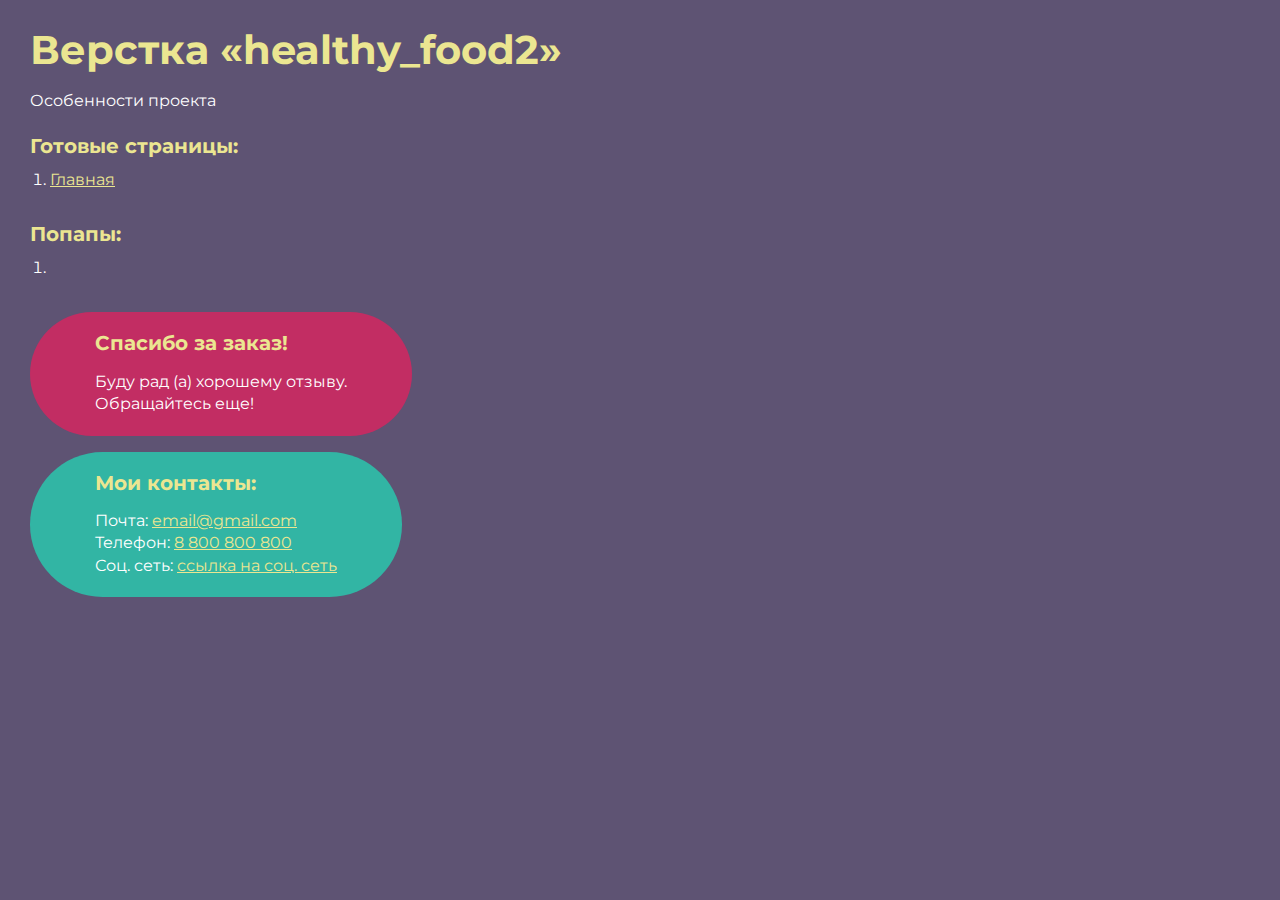
<file: index.html>
<!DOCTYPE html>
<html>

<head>
	<meta charset="UTF-8">
	<meta name="viewport" content="width=device-width, initial-scale=1.0">
	<title>Верстка «healthy_food2»</title>
</head>

<body>
	<div class="rootpage">
		<h1>Верстка «healthy_food2»</h1>
		<div class="rootpage__info">
			Особенности проекта
		</div>
		<h2>Готовые страницы:</h2>
		<ol class="rootpage__list">
			<li><a target="_blank" href="home.html">Главная</a></li>
		</ol>
		<h2>Попапы:</h2>
		<ol class="rootpage__list">
			<li><a target="_blank" href="home.html#"></a></li>
		</ol>
		<div class="rootpage__tnx">
			<h2>Спасибо за заказ!</h2>
			<p>Буду рад (а) хорошему отзыву.</p>
			<p>Обращайтесь еще!</p>
		</div>
		<div class="rootpage__contacts">
			<h2>Мои контакты:</h2>
			<p>Почта: <a href="mailto:email@gmail.com">email@gmail.com</a></p>
			<p>Телефон: <a href="tel:8800800800">8 800 800 800</a></p>
			<p>Соц. сеть: <a href="">ссылка на соц. сеть</a></p>
		</div>
	</div>
</body>
<style>
	@charset "UTF-8";
	@import url("https://fonts.googleapis.com/css?family=Montserrat:regular,700&display=swap");

	*,
	*::before,
	*::after {
		padding: 0px;
		margin: 0px;
		border: 0px;
		box-sizing: border-box;
	}

	html,
	body {
		height: 100%;
		margin: 0;
		padding: 0;
		min-width: 320px;
		width: 100%;
		color: #fff;
		background-color: #5e5373;
	}

	body {
		font-family: Montserrat;
		font-size: 100%;
		line-height: 1;
		font-size: 1rem;
	}

	a {
		text-decoration: underline;
		color: #ebe691
	}

	a:visited {
		text-decoration: underline;
		color: #aaa768;
	}

	a:hover {
		text-decoration: none;
	}

	ul li {
		list-style: none;
	}

	img {
		vertical-align: top;
	}

	.wrapper {
		width: 100%;
		min-height: 100%;
		overflow: hidden;
	}

	.rootpage {
		padding: 30px;
		display: flex;
		flex-direction: column;
		align-items: flex-start;
	}

	@media (max-width: 767px) {
		.rootpage {
			padding: 30px 15px;
		}
	}

	h1 {
		color: #ebe691;
		font-size: 2.5rem;
		margin: 0px 0px 1.25rem 0px;
	}

	@media (max-width: 767px) {
		h1 {
			font-size: 1.85rem;
			margin: 0px 0px 1.25rem 0px;
		}
	}

	h2 {
		color: #ebe691;
		font-size: 1.25rem;
		margin: 0px 0px 1rem 0px;
	}

	@media (max-width: 767px) {
		h2 {
			font-size: 1.125rem;
			margin: 0px 0px 1rem 0px;
		}
	}

	.rootpage__info {
		line-height: 140%;
		margin: 0px 0px 1.5rem 0px;
	}

	.rootpage__list {
		margin: 0px 0px 2.25rem 1.25rem;
	}

	.rootpage__list li:not(:last-child) {
		margin: 0px 0px 15px 0px;
	}

	.rootpage__contacts,
	.rootpage__tnx {
		border-radius: 200px;
		padding: 20px 65px;
		line-height: 140%;
	}

	@media (max-width: 767px) {

		.rootpage__contacts,
		.rootpage__tnx {
			border-radius: 40px;
			padding: 20px;
		}
	}

	.rootpage__contacts {
		background: #32b5a4;

	}

	.rootpage__contacts a {
		color: #ebe691;
	}

	.rootpage__tnx {
		background: #c22d63;
		margin: 0px 0px 1rem 0px;
	}
</style>

</html>
</file>
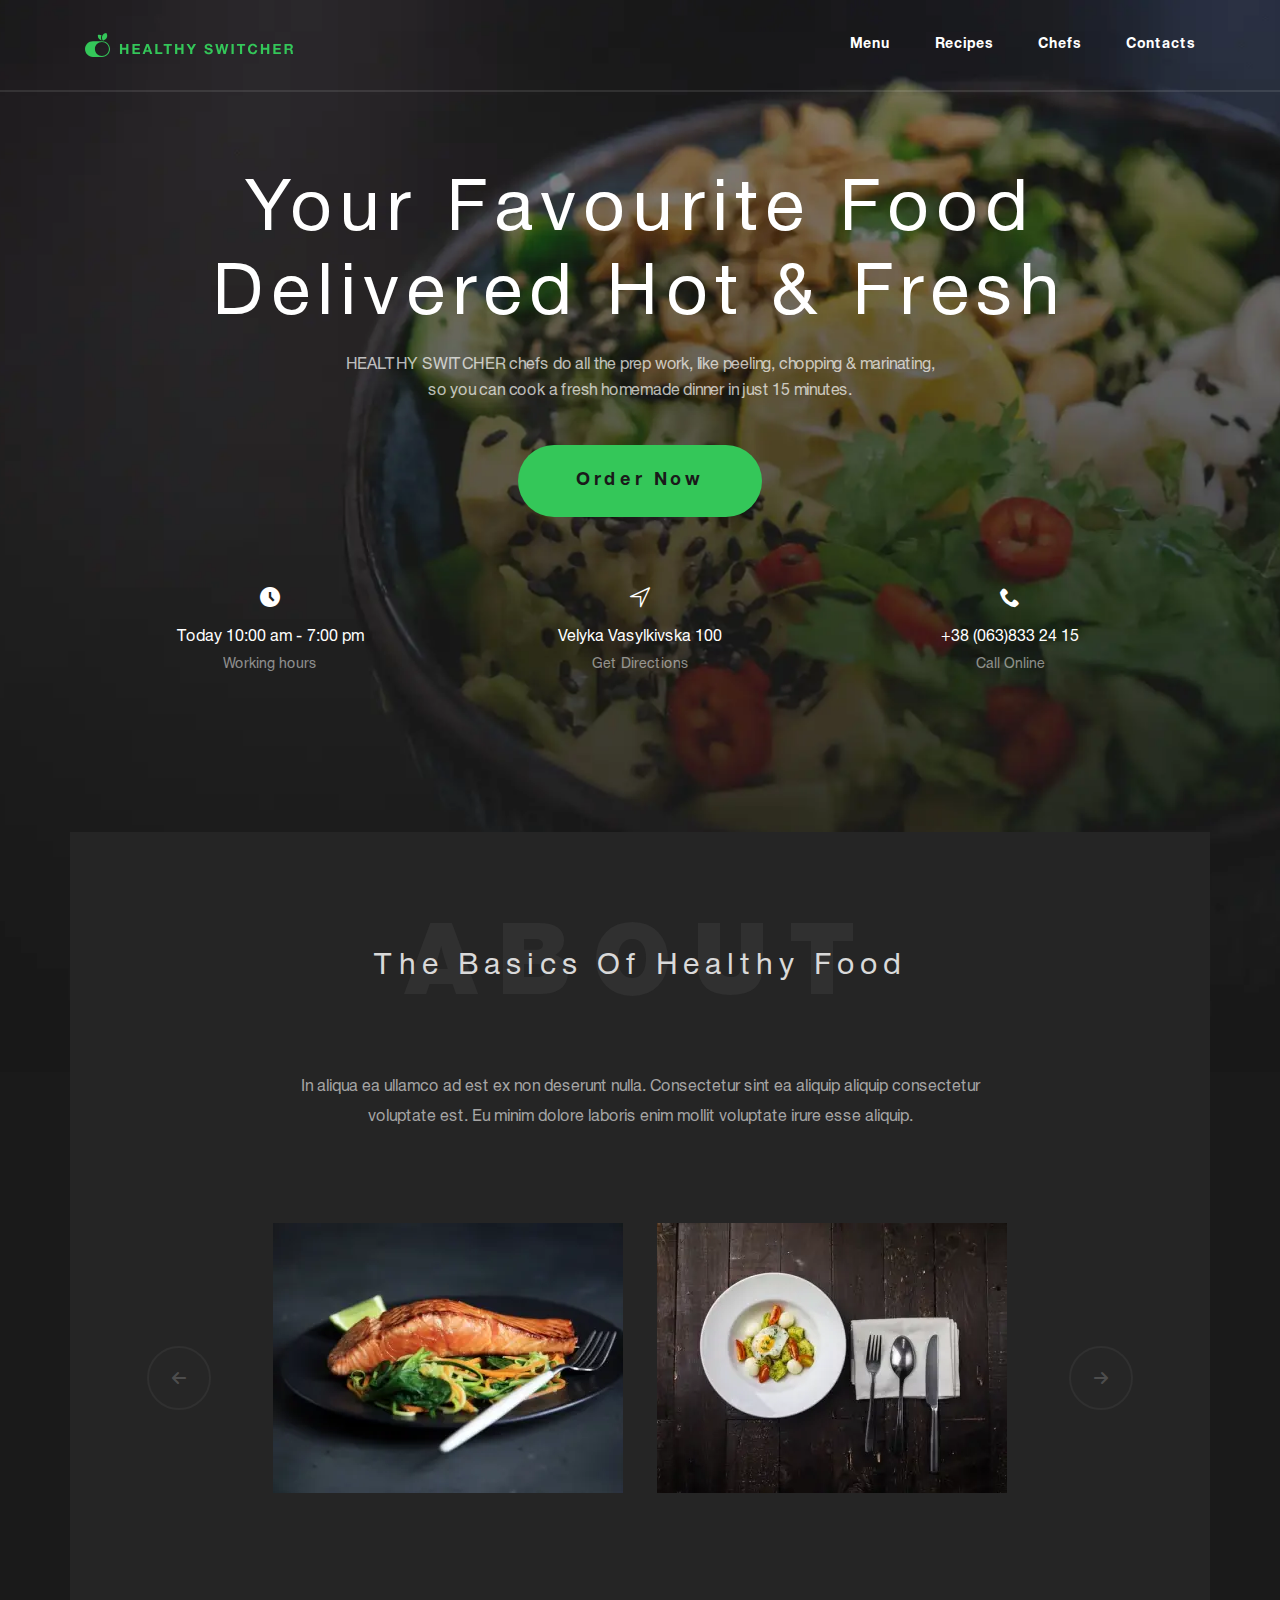
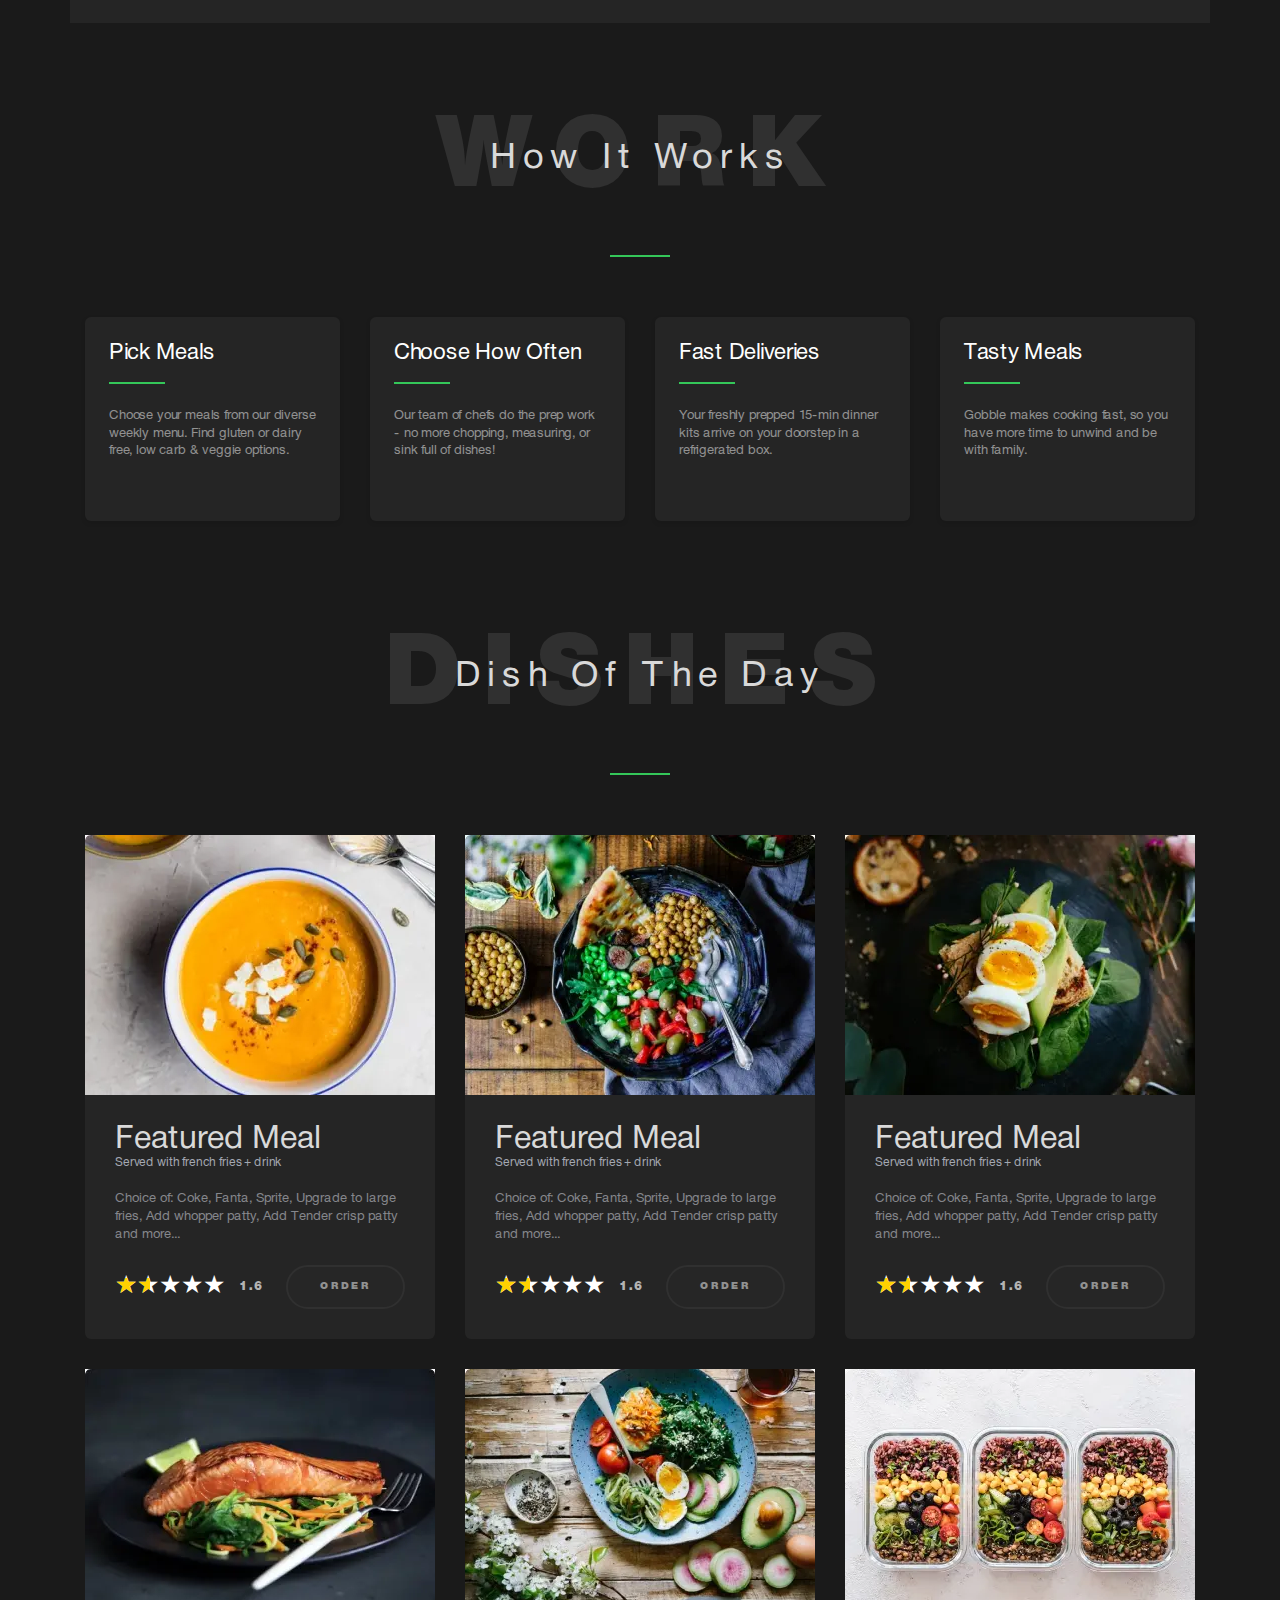
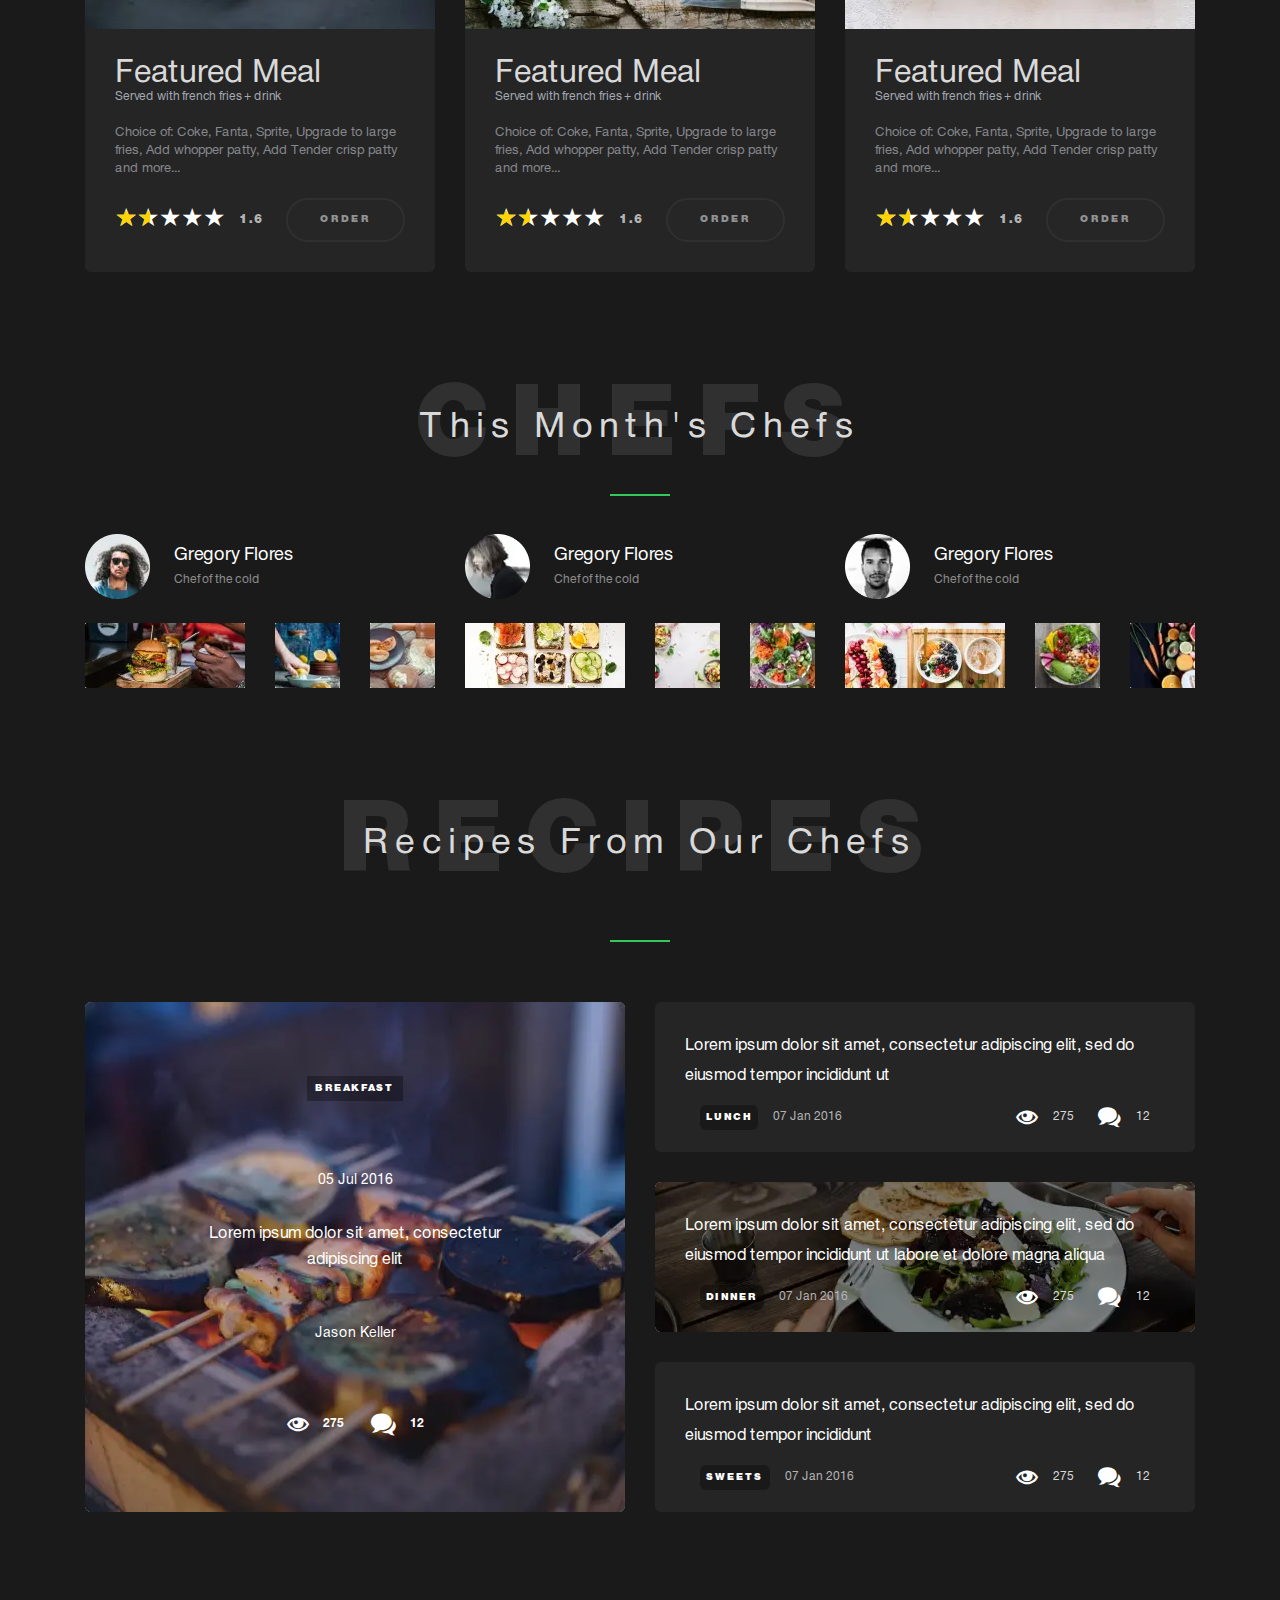
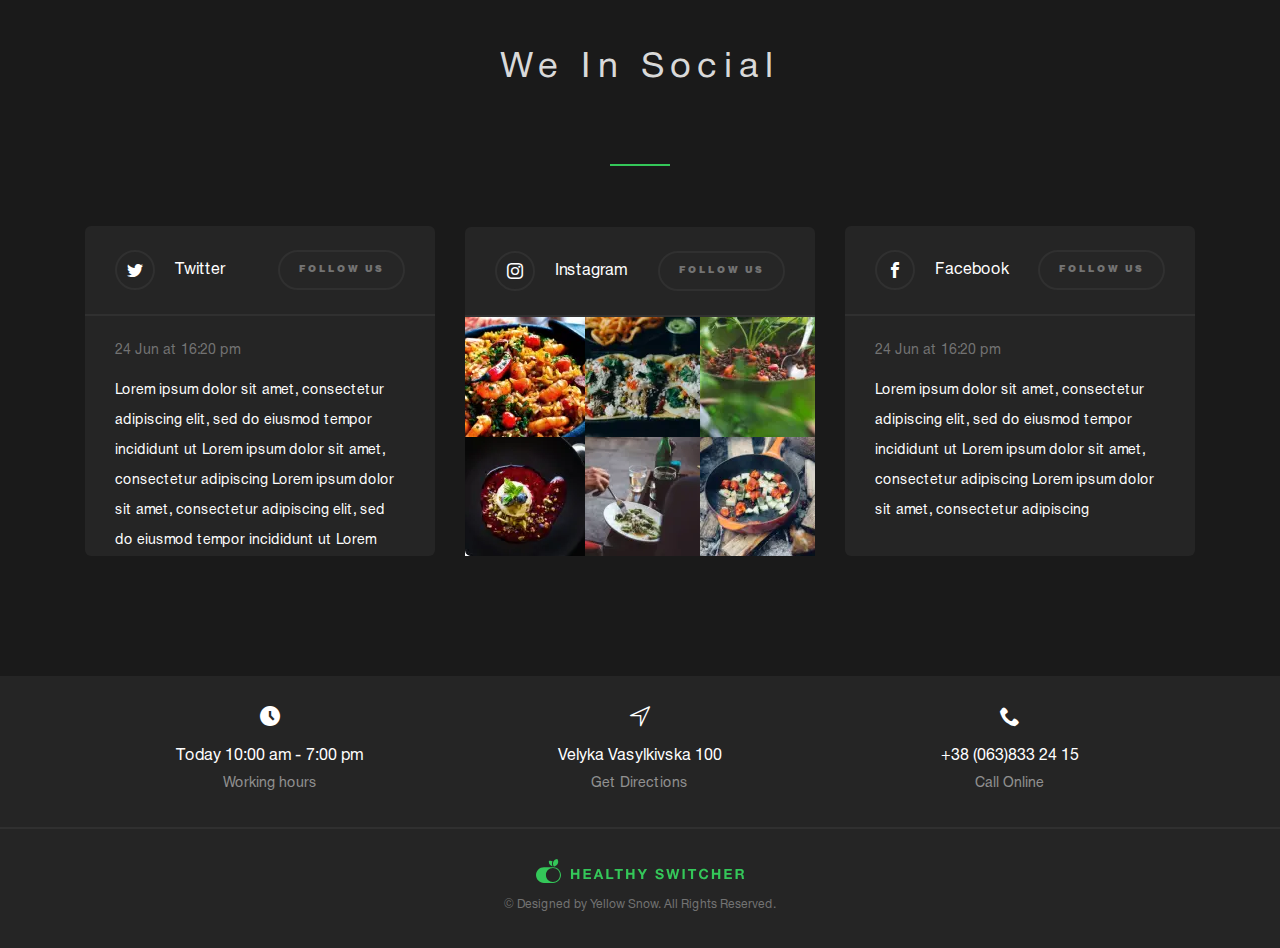
<file: home.html>
<!DOCTYPE html>
<html lang="en">

<head>
	<title>Главная</title>
	<meta charset="UTF-8">
	<meta name="format-detection" content="telephone=no">
	<!-- <style>body{opacity: 0;}</style> -->
	<link rel="stylesheet" href="css/style.min.css?_v=20220320170212">
	<link rel="shortcut icon" href="favicon.ico">
	<!-- <meta name="robots" content="noindex, nofollow"> -->
	<meta name="viewport" content="width=device-width, initial-scale=1.0">
</head>

<body>
	<div class="wrapper">
		<header class="header">
			<div class="header__container">
				<div class="header__body">
					<a href="#" class="header__logo logo-header">
						<img class="logo-header__logo" src="img/logo.svg" alt="logo">
						<img class="logo-header__text" src="img/logo-text.svg" alt="logo-text">
					</a>
					<div class="header__menu menu">
						<nav class="menu__body">
							<ul class="menu__list">
								<li class="menu__item">
									<a href="" class="menu__link">Menu</a>
								</li>
								<li class="menu__item">
									<a href="" class="menu__link">Recipes</a>
								</li>
								<li class="menu__item">
									<a href="" class="menu__link">Chefs</a>
								</li>
								<li class="menu__item">
									<a href="" class="menu__link">Contacts</a>
								</li>
							</ul>
						</nav>
						<button type="button" class="menu__icon icon-menu"><span></span></button>
					</div>
				</div>
			</div>
		</header>
		<main class="mainpage">
			<section class="mainpage-food food-main">
				<div class="food-main__container">
					<div class="food-main__header header-block">
						<h1 class="header-block__title">
							Your favourite food <br> delivered hot & fresh
						</h1>
						<div class="header-block__text">
							HEALTHY SWITCHER chefs do all the prep work, like peeling, chopping & marinating, so you can
							cook a fresh homemade dinner in just 15 minutes.
						</div>
						<a href="#" class="header-block__button">Order Now</a>
					</div>
					<div class="food-main__items">
						<div class="food-main__item item-food-main">
							<div class="item-food-main__icon _icon-wathc"></div>
							<div class="item-food-main__title">
								Today 10:00 am - 7:00 pm
							</div>
							<div class="item-food-main__text">
								Working hours
							</div>
						</div>
						<div class="food-main__item item-food-main">
							<div class="item-food-main__icon _icon-location"></div>
							<div class="item-food-main__title">
								Velyka Vasylkivska 100
							</div>
							<div class="item-food-main__text">
								Get Directions
							</div>
						</div>
						<div class="food-main__item item-food-main">
							<div class="item-food-main__icon _icon-phone"></div>
							<a href="tel:+380638332415" class="item-food-main__title">
								+38 (063)833 24 15
							</a>
							<div class="item-food-main__text">
								Call Online
							</div>
						</div>
					</div>
				</div>
			</section>
			<section class="mainpage__slaider slaider-main">
				<div class="slaider-main__container">
					<h3 class="slaider-main__title title">The Basics Of Healthy Food</h3>
					<div class="slaider-main__text">
						In aliqua ea ullamco ad est ex non deserunt nulla. Consectetur sint ea aliquip
						aliquip consectetur voluptate est. Eu minim dolore laboris enim mollit voluptate
						irure esse aliquip.
					</div>
					<div class="slaider-main__body">
						<a data-da=".body-main-slider,479" href="#" class="slaider-main__arrow slaider-main__arrow_prev _icon-arrow"></a>
						<div class="slaider-main__container slaider-main__container_narrow body-main-slider">
							<div class="body-main-slider__swiper">
								<div class="body-main-slider__slide slide-main-slider">
									<div class="slide-main-slider__content">
										<div class="slide-main-slider__item">
											<picture><source srcset="img/main-slider/01.webp" type="image/webp"><img src="img/main-slider/01.jpg" alt="Картинка еды" class="slide-main-slider__image-ibg"></picture>
										</div>
									</div>
								</div>
								<div class="body-main-slider__slide slide-main-slider">
									<div class="slide-main-slider__content">
										<div class="slide-main-slider__item">
											<picture><source srcset="img/main-slider/02.webp" type="image/webp"><img src="img/main-slider/02.jpg" alt="Картинка еды" class="slide-main-slider__image-ibg"></picture>
										</div>
									</div>
								</div>
							</div>
						</div>
						<a data-da=".body-main-slider,479" href="#" class="slaider-main__arrow slaider-main__arrow_next _icon-arrow"></a>
					</div>
				</div>
			</section>
			<section class="mainpage__work work-main">
				<div class="work-main__container">
					<h2 class="work-main__title title">how it works</h2>
					<div class="work-main__items">
						<div class="work-main__item item-work">
							<a href="#" class="item-work__body">
								<div class="item-work__title">Pick meals</div>
								<div class="item-work__text">
									Choose your meals from our diverse weekly menu. Find gluten
									or dairy free, low carb & veggie options.
								</div>
							</a>
						</div>
						<div class="work-main__item item-work">
							<a href="#" class="item-work__body">
								<div class="item-work__title">Choose how often</div>
								<div class="item-work__text">
									Our team of chefs do the prep work - no more chopping, measuring, or sink full
									of
									dishes!
								</div>
							</a>
						</div>
						<div class="work-main__item item-work">
							<a href="#" class="item-work__body">
								<div class="item-work__title">fast deliveries</div>
								<div class="item-work__text">
									Your freshly prepped 15-min dinner kits arrive on your doorstep in a
									refrigerated
									box.
								</div>
							</a>
						</div>
						<div class="work-main__item item-work">
							<a href="#" class="item-work__body">
								<div class="item-work__title">tasty meals</div>
								<div class="item-work__text">
									Gobble makes cooking fast, so you have more time to unwind and be with family.
								</div>
							</a>
						</div>
					</div>
				</div>
			</section>
			<section class="mainpage__dishes dishes-main">
				<div class="dishes-main__container">
					<h2 class="dishes-main__title title">Dish Of The Day</h2>
					<div class="dishes-main__items">
						<div class="dishes-main__item item-dishes">
							<picture><source srcset="img/dishes/01.webp" type="image/webp"><img class="item-dishes__image-ibg" src="img/dishes/01.jpg" alt="Картинка еды"></picture>
							<div class="item-dishes__content">
								<div class="item-dishes__title">Featured Meal</div>
								<div class="item-dishes__label">Served with french fries + drink</div>
								<div class="item-dishes__text">
									Choice of: Coke, Fanta, Sprite, Upgrade to large fries, Add whopper patty, Add
									Tender crisp patty and more...
								</div>
								<div class="item-dishes__footer footer-item-dishes">
									<div class="footer-item-dishes__form form">
										<div data-ajax="true" class="rating rating_set">
											<div class="rating__body">
												<div class="rating__active"></div>
												<div class="rating__items">
													<input type="radio" class="rating__item" value="1" name="rating">
													<input type="radio" class="rating__item" value="2" name="rating">
													<input type="radio" class="rating__item" value="3" name="rating">
													<input type="radio" class="rating__item" value="4" name="rating">
													<input type="radio" class="rating__item" value="5" name="rating">
												</div>
											</div>
											<div class="rating__value">1.6</div>
										</div>
									</div>
									<a href="#" class="footer-item-dishes__button">ORDER</a>
								</div>
							</div>
						</div>
						<div class="dishes-main__item item-dishes">
							<picture><source srcset="img/dishes/02.webp" type="image/webp"><img class="item-dishes__image-ibg" src="img/dishes/02.jpg" alt="Картинка еды"></picture>
							<div class="item-dishes__content">
								<div class="item-dishes__title">Featured Meal</div>
								<div class="item-dishes__label">Served with french fries + drink</div>
								<div class="item-dishes__text">
									Choice of: Coke, Fanta, Sprite, Upgrade to large fries, Add whopper patty, Add
									Tender crisp patty and more...
								</div>
								<div class="item-dishes__footer footer-item-dishes">
									<div class="footer-item-dishes__form form">
										<div data-ajax="true" class="rating rating_set">
											<div class="rating__body">
												<div class="rating__active"></div>
												<div class="rating__items">
													<input type="radio" class="rating__item" value="1" name="rating">
													<input type="radio" class="rating__item" value="2" name="rating">
													<input type="radio" class="rating__item" value="3" name="rating">
													<input type="radio" class="rating__item" value="4" name="rating">
													<input type="radio" class="rating__item" value="5" name="rating">
												</div>
											</div>
											<div class="rating__value">1.6</div>
										</div>
									</div>
									<a href="#" class="footer-item-dishes__button">ORDER</a>
								</div>
							</div>
						</div>
						<div class="dishes-main__item item-dishes">
							<picture><source srcset="img/dishes/03.webp" type="image/webp"><img class="item-dishes__image-ibg" src="img/dishes/03.jpg" alt="Картинка еды"></picture>
							<div class="item-dishes__content">
								<div class="item-dishes__title">Featured Meal</div>
								<div class="item-dishes__label">Served with french fries + drink</div>
								<div class="item-dishes__text">
									Choice of: Coke, Fanta, Sprite, Upgrade to large fries, Add whopper patty, Add
									Tender crisp patty and more...
								</div>
								<div class="item-dishes__footer footer-item-dishes">
									<div class="footer-item-dishes__form form">
										<div data-ajax="true" class="rating rating_set">
											<div class="rating__body">
												<div class="rating__active"></div>
												<div class="rating__items">
													<input type="radio" class="rating__item" value="1" name="rating">
													<input type="radio" class="rating__item" value="2" name="rating">
													<input type="radio" class="rating__item" value="3" name="rating">
													<input type="radio" class="rating__item" value="4" name="rating">
													<input type="radio" class="rating__item" value="5" name="rating">
												</div>
											</div>
											<div class="rating__value">1.6</div>
										</div>
									</div>
									<a href="#" class="footer-item-dishes__button">ORDER</a>
								</div>
							</div>
						</div>
						<div class="dishes-main__item item-dishes">
							<picture><source srcset="img/dishes/04.webp" type="image/webp"><img class="item-dishes__image-ibg" src="img/dishes/04.jpg" alt="Картинка еды"></picture>
							<div class="item-dishes__content">
								<div class="item-dishes__title">Featured Meal</div>
								<div class="item-dishes__label">Served with french fries + drink</div>
								<div class="item-dishes__text">
									Choice of: Coke, Fanta, Sprite, Upgrade to large fries, Add whopper patty, Add
									Tender crisp patty and more...
								</div>
								<div class="item-dishes__footer footer-item-dishes">
									<div class="footer-item-dishes__form form">
										<div data-ajax="true" class="rating rating_set">
											<div class="rating__body">
												<div class="rating__active"></div>
												<div class="rating__items">
													<input type="radio" class="rating__item" value="1" name="rating">
													<input type="radio" class="rating__item" value="2" name="rating">
													<input type="radio" class="rating__item" value="3" name="rating">
													<input type="radio" class="rating__item" value="4" name="rating">
													<input type="radio" class="rating__item" value="5" name="rating">
												</div>
											</div>
											<div class="rating__value">1.6</div>
										</div>
									</div>
									<a href="#" class="footer-item-dishes__button">ORDER</a>
								</div>
							</div>
						</div>
						<div class="dishes-main__item item-dishes">
							<picture><source srcset="img/dishes/05.webp" type="image/webp"><img class="item-dishes__image-ibg" src="img/dishes/05.jpg" alt="Картинка еды"></picture>
							<div class="item-dishes__content">
								<div class="item-dishes__title">Featured Meal</div>
								<div class="item-dishes__label">Served with french fries + drink</div>
								<div class="item-dishes__text">
									Choice of: Coke, Fanta, Sprite, Upgrade to large fries, Add whopper patty, Add
									Tender crisp patty and more...
								</div>
								<div class="item-dishes__footer footer-item-dishes">
									<div class="footer-item-dishes__form form">
										<div data-ajax="true" class="rating rating_set">
											<div class="rating__body">
												<div class="rating__active"></div>
												<div class="rating__items">
													<input type="radio" class="rating__item" value="1" name="rating">
													<input type="radio" class="rating__item" value="2" name="rating">
													<input type="radio" class="rating__item" value="3" name="rating">
													<input type="radio" class="rating__item" value="4" name="rating">
													<input type="radio" class="rating__item" value="5" name="rating">
												</div>
											</div>
											<div class="rating__value">1.6</div>
										</div>
									</div>
									<a href="#" class="footer-item-dishes__button">ORDER</a>
								</div>
							</div>
						</div>
						<div class="dishes-main__item item-dishes">
							<picture><source srcset="img/dishes/06.webp" type="image/webp"><img class="item-dishes__image-ibg" src="img/dishes/06.jpg" alt="Картинка еды"></picture>
							<div class="item-dishes__content">
								<div class="item-dishes__title">Featured Meal</div>
								<div class="item-dishes__label">Served with french fries + drink</div>
								<div class="item-dishes__text">
									Choice of: Coke, Fanta, Sprite, Upgrade to large fries, Add whopper patty, Add
									Tender crisp patty and more...
								</div>
								<div class="item-dishes__footer footer-item-dishes">
									<div class="footer-item-dishes__form form">
										<div data-ajax="true" class="rating rating_set">
											<div class="rating__body">
												<div class="rating__active"></div>
												<div class="rating__items">
													<input type="radio" class="rating__item" value="1" name="rating">
													<input type="radio" class="rating__item" value="2" name="rating">
													<input type="radio" class="rating__item" value="3" name="rating">
													<input type="radio" class="rating__item" value="4" name="rating">
													<input type="radio" class="rating__item" value="5" name="rating">
												</div>
											</div>
											<div class="rating__value">1.6</div>
										</div>
									</div>
									<a href="#" class="footer-item-dishes__button">ORDER</a>
								</div>
							</div>
						</div>
					</div>
				</div>
			</section>
			<section class="mainpage__chefs chefs-main">
				<div class="chefs-main__container">
					<h2 class="chefs-main__title title">This month's chefs</h2>
					<div class="chefs-main__items">
						<div class="chefs-main__item item-chefs">
							<div class="item-chefs__content">
								<a href="#">
									<picture><source srcset="img/chefs/avatar-1.webp" type="image/webp"><img src="img/chefs/avatar-1.png" alt="avatar" class="item-chefs__logo-ibg"></picture>
								</a>
								<div class="item-chefs__body">
									<a href="#">
										<div class="item-chefs__name">Gregory Flores</div>
									</a>
									<div class="item-chefs__text">Chef of the cold</div>
								</div>
							</div>
							<div class="item-chefs__footer">
								<a href="#">
									<picture><source srcset="img/chefs/food-1-1.webp" type="image/webp"><img src="img/chefs/food-1-1.jpg" alt="картинка еды" class="item-chefs__img-ibg"></picture>
								</a>
								<a href="#">
									<picture><source srcset="img/chefs/food-1-2.webp" type="image/webp"><img src="img/chefs/food-1-2.jpg" alt="картинка еды" class="item-chefs__img-ibg"></picture>
								</a>
								<a href="#">
									<picture><source srcset="img/chefs/food-1-3.webp" type="image/webp"><img src="img/chefs/food-1-3.jpg" alt="картинка еды" class="item-chefs__img-ibg"></picture>
								</a>
							</div>
						</div>
						<div class="chefs-main__item item-chefs">
							<div class="item-chefs__content">
								<a href="#">
									<picture><source srcset="img/chefs/avatar-2.webp" type="image/webp"><img src="img/chefs/avatar-2.png" alt="avatar" class="item-chefs__logo-ibg"></picture>
								</a>
								<div class="item-chefs__body">
									<a href="#">
										<div class="item-chefs__name">Gregory Flores</div>
									</a>
									<div class="item-chefs__text">Chef of the cold</div>
								</div>
							</div>
							<div class="item-chefs__footer">
								<a href="#">
									<picture><source srcset="img/chefs/food-2-1.webp" type="image/webp"><img src="img/chefs/food-2-1.jpg" alt="картинка еды" class="item-chefs__img-ibg"></picture>
								</a>
								<a href="#">
									<picture><source srcset="img/chefs/food-2-2.webp" type="image/webp"><img src="img/chefs/food-2-2.jpg" alt="картинка еды" class="item-chefs__img-ibg"></picture>
								</a>
								<a href="#">
									<picture><source srcset="img/chefs/food-2-3.webp" type="image/webp"><img src="img/chefs/food-2-3.jpg" alt="картинка еды" class="item-chefs__img-ibg"></picture>
								</a>
							</div>
						</div>
						<div class="chefs-main__item item-chefs">
							<div class="item-chefs__content">
								<a href="#">
									<picture><source srcset="img/chefs/avatar-3.webp" type="image/webp"><img src="img/chefs/avatar-3.png" alt="avatar" class="item-chefs__logo-ibg"></picture>
								</a>
								<div class="item-chefs__body">
									<a href="#">
										<div class="item-chefs__name">Gregory Flores</div>
									</a>
									<div class="item-chefs__text">Chef of the cold</div>
								</div>
							</div>
							<div class="item-chefs__footer">
								<a href="#">
									<picture><source srcset="img/chefs/food-3-1.webp" type="image/webp"><img src="img/chefs/food-3-1.jpg" alt="картинка еды" class="item-chefs__img-ibg"></picture>
								</a>
								<a href="#">
									<picture><source srcset="img/chefs/food-3-2.webp" type="image/webp"><img src="img/chefs/food-3-2.jpg" alt="картинка еды" class="item-chefs__img-ibg"></picture>
								</a>
								<a href="#">
									<picture><source srcset="img/chefs/food-3-3.webp" type="image/webp"><img src="img/chefs/food-3-3.jpg" alt="картинка еды" class="item-chefs__img-ibg"></picture>
								</a>
							</div>
						</div>
					</div>
				</div>
			</section>
			<section class="mainpage__recipes recipes-main">
				<div class="recipes-main__container">
					<h2 class="recipes-main__title title">
						Recipes From Our Chefs
					</h2>
					<div class="recipes-main__items">
						<div class="recipes-main__item item-recipes">
							<div class="item-recipes__body">
								<div class="item-recipes__category">breakfast</div>
								<div class="item-recipes__date">05 Jul 2016</div>
								<div class="item-recipes__title">Lorem ipsum dolor sit amet, consectetur adipiscing elit
								</div>
								<div class="item-recipes__name">Jason Keller</div>
								<div class="item-recipes__footer">
									<div class="item-recipes__eye _icon-eye">
										<span class="item-recipes__number">275</span>
									</div>
									<a href="#" class="item-recipes__comment _icon-comment">
										<span class="item-recipes__number">12</span>
									</a>
								</div>
							</div>
						</div>
						<div class="recipes-main__item columns-recipes">
							<a href="#" class="columns-recipes__row row-recipes">
								<div class="row-recipes__text">
									Lorem ipsum dolor sit amet, consectetur adipiscing elit, sed do eiusmod tempor
									incididunt ut
								</div>
								<div class="row-recipes__footer footer-recipes">
									<div class="footer-recipes__item">
										<div class="footer-recipes__category">
											lunch
										</div>
										<div class="footer-recipes__date">
											07 Jan 2016
										</div>
									</div>
									<div class="footer-recipes__item footer-recipes__item_gap">
										<div class="footer-recipes__eye _icon-eye">
											<span class="footer-recipes__number">275</span>
										</div>
										<div class="footer-recipes__comment _icon-comment">
											<span class="footer-recipes__number">12</span>
										</div>
									</div>
								</div>
							</a>
							<a href="#" class="columns-recipes__row row-recipes row-recipes_img">
								<div class="row-recipes__text">
									Lorem ipsum dolor sit amet, consectetur adipiscing elit, sed do eiusmod tempor
									incididunt ut labore et dolore magna aliqua
								</div>
								<div class="row-recipes__footer footer-recipes">
									<div class="footer-recipes__item">
										<div class="footer-recipes__category">
											dinner
										</div>
										<div class="footer-recipes__date">
											07 Jan 2016
										</div>
									</div>
									<div class="footer-recipes__item footer-recipes__item_gap">
										<div class="footer-recipes__eye _icon-eye">
											<span class="footer-recipes__number">275</span>
										</div>
										<div class="footer-recipes__comment _icon-comment">
											<span class="footer-recipes__number">12</span>
										</div>
									</div>
								</div>
							</a>
							<a href="#" class="columns-recipes__row row-recipes">
								<div class="row-recipes__text">
									Lorem ipsum dolor sit amet, consectetur adipiscing elit, sed do eiusmod tempor
									incididunt
								</div>
								<div class="row-recipes__footer footer-recipes">
									<div class="footer-recipes__item">
										<div class="footer-recipes__category">
											sweets
										</div>
										<div class="footer-recipes__date">
											07 Jan 2016
										</div>
									</div>
									<div class="footer-recipes__item footer-recipes__item_gap">
										<div class="footer-recipes__eye _icon-eye">
											<span class="footer-recipes__number">275</span>
										</div>
										<div class="footer-recipes__comment _icon-comment">
											<span class="footer-recipes__number">12</span>
										</div>
									</div>
								</div>
							</a>
						</div>
					</div>
				</div>
			</section>
			<section class="mainpage__social social-main">
				<div class="social-main__container">
					<h2 class="social-main__title title"> We in Social</h2>
					<div class="social-main__items">
						<div class="social-main__item item-social">
							<div class="item-social__content item-social__content_one">
								<div class="item-social__header header-item-social">
									<a href="#" class="header-item-social__logo header-item-social__logo_twitter">Twitter</a>
									<a data-da=".item-social__content_one,481" href="#" class="header-item-social__button">follow us</a>
								</div>
								<div class="item-social__body">
									<div class="item-social__date">24 Jun at 16:20 pm</div>
									<div class="item-social__text">
										Lorem ipsum dolor sit amet, consectetur adipiscing elit, sed do eiusmod tempor
										incididunt ut Lorem ipsum dolor sit amet, consectetur adipiscing
										Lorem ipsum dolor sit amet, consectetur adipiscing elit, sed do eiusmod tempor
										incididunt ut Lorem ipsum dolor sit amet, consectetur adipiscing
									</div>
									<a href="#" class="item-social__name">
										@DennisFerguson
									</a>
								</div>
							</div>
						</div>
						<div class="social-main__item item-social">
							<div class="item-social__content item-social__content_two">
								<div class="item-social__header header-item-social">
									<a href="#" class="header-item-social__logo header-item-social__logo_instagram">Instagram</a>
									<a data-da=".item-social__content_two,479" href="#" class="header-item-social__button">follow us</a>
								</div>
								<div class="item-social__body item-social__body_flex">
									<picture><source srcset="img/social/01.webp" type="image/webp"><img src="img/social/01.jpg" alt="картинка еды" class="item-social__img-ibg"></picture>
									<picture><source srcset="img/social/02.webp" type="image/webp"><img src="img/social/02.jpg" alt="картинка еды" class="item-social__img-ibg"></picture>
									<picture><source srcset="img/social/03.webp" type="image/webp"><img src="img/social/03.jpg" alt="картинка еды" class="item-social__img-ibg"></picture>
									<picture><source srcset="img/social/04.webp" type="image/webp"><img src="img/social/04.jpg" alt="картинка еды" class="item-social__img-ibg"></picture>
									<picture><source srcset="img/social/05.webp" type="image/webp"><img src="img/social/05.jpg" alt="картинка еды" class="item-social__img-ibg"></picture>
									<picture><source srcset="img/social/06.webp" type="image/webp"><img src="img/social/06.jpg" alt="картинка еды" class="item-social__img-ibg"></picture>
								</div>
							</div>
						</div>
						<div class="social-main__item item-social">
							<div class="item-social__content item-social__content_three">
								<div class="item-social__header header-item-social">
									<a href="#" class="header-item-social__logo header-item-social__logo_facebook">Facebook</a>
									<a data-da=".item-social__content_three,480" href="#" class="header-item-social__button">follow us</a>
								</div>
								<div class="item-social__body">
									<div class="item-social__date">24 Jun at 16:20 pm</div>
									<div class="item-social__text">
										Lorem ipsum dolor sit amet, consectetur adipiscing elit, sed do eiusmod tempor
										incididunt ut Lorem ipsum dolor sit amet, consectetur adipiscing Lorem ipsum
										dolor sit amet, consectetur adipiscing
									</div>
								</div>
							</div>
						</div>
					</div>
				</div>
			</section>
		</main>
		<footer class="footer">
			<div class="footer-main">
				<div class="footer-main__container">
					<div class="footer-main__items">
						<div class="footer-main__item item-footer">
							<div class="item-footer__icon _icon-wathc"></div>
							<div class="item-footer__text">Today 10:00 am - 7:00 pm</div>
							<div class="item-footer__label">Working hours</div>
						</div>
						<div class="footer-main__item item-footer">
							<div class="item-footer__icon _icon-location"></div>
							<div class="item-footer__text">Velyka Vasylkivska 100</div>
							<div class="item-footer__label">Get Directions</div>
						</div>
						<div class="footer-main__item item-footer">
							<div class="item-footer__icon _icon-phone"></div>
							<a href="tel:+380638332415" class="item-footer__link">+38 (063)833 24 15</a>
							<div class="item-footer__label">Call Online</div>
						</div>
					</div>
				</div>
			</div>
			<div class="footer-bottom">
				<div class="footer-bottom__container">
					<div class="footer-bottom__body">
						<div class="footer-bottom__logo">
							<img src="img/logo.svg" alt="" class="footer-bottom__image">
							<img src="img/logo-text.svg" alt="" class="footer-bottom__image footer-bottom__image_text">
						</div>
						<div class="footer-bottom__text">© Designed by Yellow Snow. All Rights Reserved.</div>
					</div>
				</div>
			</div>
		</footer>
	</div>
	<!-- 
<div id="popup" aria-hidden="true" class="popup">
	<div class="popup__wrapper">
		<div class="popup__content">
			<button data-close type="button" class="popup__close">Закрыть</button>
			<div class="popup__text">
			</div>
		</div>
	</div>
</div>
 -->

	<script src="js/app.min.js?_v=20220320170212"></script>
</body>

</html>
</file>
<file: css/style.min.css>
@charset "UTF-8";@import url(https://fonts.googleapis.com/css?family=Roboto:700&display=swap);@font-face{font-family:"Helvetica Neue Cyr";font-display:swap;src:url(../fonts/HelveticaNeueCyr-Roman.woff2) format("woff2"),url(../fonts/HelveticaNeueCyr-Roman.woff) format("woff");font-weight:400;font-style:normal}@font-face{font-family:"Helvetica Neue Cyr";font-display:swap;src:url(../fonts/HelveticaNeueCyr-Bold.woff2) format("woff2"),url(../fonts/HelveticaNeueCyr-Bold.woff) format("woff");font-weight:700;font-style:normal}@font-face{font-family:"Helvetica Neue Cyr";font-display:swap;src:url(../fonts/HelveticaNeueCyr-Black.woff2) format("woff2"),url(../fonts/HelveticaNeueCyr-Black.woff) format("woff");font-weight:900;font-style:normal}@font-face{font-family:icons;font-display:swap;src:url(../fonts/icons.woff2) format("woff2"),url(../fonts/icons.woff) format("woff");font-weight:400;font-style:normal}.header-item-social__logo_facebook::before,.header-item-social__logo_instagram::before,.header-item-social__logo_twitter::before,[class*=_icon-]:before{font-family:icons;font-style:normal;font-weight:400;font-variant:normal;text-transform:none;line-height:1;-webkit-font-smoothing:antialiased;-moz-osx-font-smoothing:grayscale}[class*=_icon-]:before{display:block}._icon-phone:before{content:"\e942"}._icon-location:before{content:"\e949"}._icon-wathc:before{content:"\e94f"}._icon-comment:before{content:"\e96d"}._icon-eye:before{content:"\e9ce"}._icon-arrow:before{content:"\ea40"}._icon-facebook:before{content:"\ea90"}._icon-instagram:before{content:"\ea92"}._icon-twitter:before{content:"\ea96"}*{padding:0;margin:0;border:0}*,:after,:before{-webkit-box-sizing:border-box;box-sizing:border-box}body,html{height:100%;min-width:320px}body{color:#fff;line-height:1;font-family:"Helvetica Neue Cyr";font-size:1rem;-ms-text-size-adjust:100%;-moz-text-size-adjust:100%;-webkit-text-size-adjust:100%;-webkit-font-smoothing:antialiased;-moz-osx-font-smoothing:grayscale}button,input,textarea{font-family:"Helvetica Neue Cyr";font-size:inherit}button{cursor:pointer;color:inherit;background-color:inherit}a{color:inherit}a:link,a:visited{text-decoration:none}a:hover{text-decoration:none}ul li{list-style:none}img{vertical-align:top}h1,h2,h3,h4,h5,h6{font-weight:inherit;font-size:inherit}body{background-color:#1a1a1a}.lock body{overflow:hidden;-ms-touch-action:none;touch-action:none}.wrapper{min-height:100%;display:-webkit-box;display:-ms-flexbox;display:flex;-webkit-box-orient:vertical;-webkit-box-direction:normal;-ms-flex-direction:column;flex-direction:column;overflow:hidden}.wrapper>main{-webkit-box-flex:1;-ms-flex:1 1 auto;flex:1 1 auto}.wrapper>*{min-width:0}[class*=__container]{max-width:69.375rem;-webkit-box-sizing:content-box;box-sizing:content-box;margin:0 auto;padding:0 .9375rem}[class*=_narrow]{max-width:735px;padding:0 15px}[class*=-ibg]{position:relative}[class*=-ibg] img{position:absolute;width:100%;height:100%;top:0;left:0;-o-object-fit:cover;object-fit:cover}[class*=-ibg_contain] img{-o-object-fit:contain;object-fit:contain}.title{color:#d9d9d9;line-height:200%;letter-spacing:.2em;text-align:center;display:-webkit-box;display:-ms-flexbox;display:flex;-webkit-box-align:center;-ms-flex-align:center;align-items:center;-webkit-box-orient:vertical;-webkit-box-direction:normal;-ms-flex-direction:column;flex-direction:column;text-transform:capitalize}@supports (font-size:clamp(1.875rem ,1.7286585366rem + 0.7317073171vw ,2.25rem)){.title{font-size:clamp(1.875rem ,1.7286585366rem + .7317073171vw ,2.25rem)}}@supports not (font-size:clamp(1.875rem ,1.7286585366rem + 0.7317073171vw ,2.25rem)){.title{font-size:calc(1.875rem + .375 * (100vw - 20rem)/ 51.25)}}.title::after{content:"";width:60px;height:2px;background-color:#34c759;margin-top:3.75rem}@supports (margin-top:clamp(1.25rem ,0.2743902439rem + 4.8780487805vw ,3.75rem)){.title::after{margin-top:clamp(1.25rem ,.2743902439rem + 4.8780487805vw ,3.75rem)}}@supports not (margin-top:clamp(1.25rem ,0.2743902439rem + 4.8780487805vw ,3.75rem)){.title::after{margin-top:calc(1.25rem + 2.5 * (100vw - 20rem)/ 51.25)}}.header{z-index:50;position:absolute;top:0;left:0;width:100%;border-bottom:2px solid rgba(255,255,255,.1)}.header__body{display:-webkit-box;display:-ms-flexbox;display:flex;-webkit-box-align:center;-ms-flex-align:center;align-items:center;-webkit-box-pack:justify;-ms-flex-pack:justify;justify-content:space-between}@supports (height:clamp(3.125rem ,-2.4890350877rem + 11.6959064327vw ,5.625rem)){.header__body{height:clamp(3.125rem ,-2.4890350877rem + 11.6959064327vw ,5.625rem)}}@supports not (height:clamp(3.125rem ,-2.4890350877rem + 11.6959064327vw ,5.625rem)){.header__body{height:calc(3.125rem + 2.5 * (100vw - 48rem)/ 21.375)}}.header__logo{position:relative;z-index:2;display:-webkit-box;display:-ms-flexbox;display:flex;-webkit-box-align:center;-ms-flex-align:center;align-items:center;-webkit-box-pack:center;-ms-flex-pack:center;justify-content:center}.logo-header__logo{padding:0 9px 0 0}.logo-header__text{-ms-flex-item-align:end;align-self:flex-end;padding:0 0 2.5px 0}.menu{display:-webkit-box;display:-ms-flexbox;display:flex;-webkit-box-align:center;-ms-flex-align:center;align-items:center}.menu__list{display:-webkit-box;display:-ms-flexbox;display:flex;-webkit-box-align:center;-ms-flex-align:center;align-items:center;-ms-flex-wrap:wrap;flex-wrap:wrap}.menu__link{font-weight:700;font-size:.875rem;line-height:428.5714285714%;-webkit-transition:color .3s ease 0s;-o-transition:color .3s ease 0s;transition:color .3s ease 0s}.icon-menu{display:none}.footer{background:#252525}.footer-main{padding:1.875rem 0;border-bottom:2px solid #303030}.footer-main__items{display:-webkit-box;display:-ms-flexbox;display:flex;-webkit-box-align:center;-ms-flex-align:center;align-items:center;-webkit-box-pack:space-evenly;-ms-flex-pack:space-evenly;justify-content:space-evenly;-ms-flex-wrap:wrap;flex-wrap:wrap;row-gap:1.25rem}.footer-main__item{-webkit-box-flex:0;-ms-flex:0 1 33.3333%;flex:0 1 33.3333%}.item-footer{display:-webkit-box;display:-ms-flexbox;display:flex;-webkit-box-orient:vertical;-webkit-box-direction:normal;-ms-flex-direction:column;flex-direction:column;-webkit-box-align:center;-ms-flex-align:center;align-items:center}.item-footer__icon{font-size:1.25rem;margin-bottom:1rem}.item-footer__text{line-height:187.5%}.item-footer__label{font-size:.875rem;line-height:178.5714285714%;color:rgba(255,255,255,.5)}.item-footer__link{line-height:187.5%;-webkit-transition:color .3s ease 0s;-o-transition:color .3s ease 0s;transition:color .3s ease 0s}.footer-bottom{padding:1.875rem 0}.footer-bottom__body{text-align:center;display:-webkit-box;display:-ms-flexbox;display:flex;-webkit-box-orient:vertical;-webkit-box-direction:normal;-ms-flex-direction:column;flex-direction:column;-webkit-box-align:center;-ms-flex-align:center;align-items:center;-webkit-box-pack:center;-ms-flex-pack:center;justify-content:center}.footer-bottom__logo{display:-webkit-box;display:-ms-flexbox;display:flex;margin-bottom:.625rem}.footer-bottom__image:not(:last-child){padding-right:.5625rem}.footer-bottom__image_text{-ms-flex-item-align:end;align-self:flex-end;padding-bottom:.15625rem}.footer-bottom__text{font-size:.75rem;line-height:208.3333333333%;color:#737373}::-webkit-scrollbar{width:.625rem}::-webkit-scrollbar-thumb{background:#303030;border-radius:100px}.no-webp .mainpage-food{background:url(../img/main-bg.jpg) center/cover no-repeat}@supports (padding-top:clamp(5rem ,-7.6315789474rem + 26.3157894737vw ,10.625rem)){.food-main{padding-top:clamp(5rem ,-7.6315789474rem + 26.3157894737vw ,10.625rem)}}@supports not (padding-top:clamp(5rem ,-7.6315789474rem + 26.3157894737vw ,10.625rem)){.food-main{padding-top:calc(5rem + 5.625 * (100vw - 48rem)/ 21.375)}}@supports (padding-bottom:clamp(6.25rem ,-35.8552631579rem + 87.7192982456vw ,25rem)){.food-main{padding-bottom:clamp(6.25rem ,-35.8552631579rem + 87.7192982456vw ,25rem)}}@supports not (padding-bottom:clamp(6.25rem ,-35.8552631579rem + 87.7192982456vw ,25rem)){.food-main{padding-bottom:calc(6.25rem + 18.75 * (100vw - 48rem)/ 21.375)}}.food-main__items{display:-webkit-box;display:-ms-flexbox;display:flex;-webkit-box-align:center;-ms-flex-align:center;align-items:center;-webkit-box-pack:space-evenly;-ms-flex-pack:space-evenly;justify-content:space-evenly;-ms-flex-wrap:wrap;flex-wrap:wrap}.food-main__item{-webkit-box-flex:1;-ms-flex:1 0 33.333%;flex:1 0 33.333%}.header-block{text-align:center}@supports (margin-bottom:clamp(1.875rem ,0.8993902439rem + 4.8780487805vw ,4.375rem)){.header-block{margin-bottom:clamp(1.875rem ,.8993902439rem + 4.8780487805vw ,4.375rem)}}@supports not (margin-bottom:clamp(1.875rem ,0.8993902439rem + 4.8780487805vw ,4.375rem)){.header-block{margin-bottom:calc(1.875rem + 2.5 * (100vw - 20rem)/ 51.25)}}.header-block__title{line-height:116.6666666667%;letter-spacing:.1em;text-transform:capitalize;margin-bottom:1rem}@supports (font-size:clamp(1.875rem ,0.8506097561rem + 5.1219512195vw ,4.5rem)){.header-block__title{font-size:clamp(1.875rem ,.8506097561rem + 5.1219512195vw ,4.5rem)}}@supports not (font-size:clamp(1.875rem ,0.8506097561rem + 5.1219512195vw ,4.5rem)){.header-block__title{font-size:calc(1.875rem + 2.625 * (100vw - 20rem)/ 51.25)}}.header-block__text{line-height:162.5%;letter-spacing:-.0125rem;opacity:.7;max-width:37.1875rem;margin-top:0;margin-left:auto;margin-right:auto}@supports (margin-bottom:clamp(1.25rem ,0.762195122rem + 2.4390243902vw ,2.5rem)){.header-block__text{margin-bottom:clamp(1.25rem ,.762195122rem + 2.4390243902vw ,2.5rem)}}@supports not (margin-bottom:clamp(1.25rem ,0.762195122rem + 2.4390243902vw ,2.5rem)){.header-block__text{margin-bottom:calc(1.25rem + 1.25 * (100vw - 20rem)/ 51.25)}}.header-block__button{display:-webkit-inline-box;display:-ms-inline-flexbox;display:inline-flex;-webkit-box-align:center;-ms-flex-align:center;align-items:center;-webkit-box-pack:center;-ms-flex-pack:center;justify-content:center;font-weight:700;font-size:1.125rem;line-height:122.2222222222%;letter-spacing:.2em;color:#1a1a1a;background-color:#34c759;border-radius:43px;padding:0 3.625rem;-webkit-transition:all .3s ease 0s;-o-transition:all .3s ease 0s;transition:all .3s ease 0s}@supports (min-height:clamp(2.8125rem ,2.1539634146rem + 3.2926829268vw ,4.5rem)){.header-block__button{min-height:clamp(2.8125rem ,2.1539634146rem + 3.2926829268vw ,4.5rem)}}@supports not (min-height:clamp(2.8125rem ,2.1539634146rem + 3.2926829268vw ,4.5rem)){.header-block__button{min-height:calc(2.8125rem + 1.6875 * (100vw - 20rem)/ 51.25)}}.item-food-main{display:-webkit-box;display:-ms-flexbox;display:flex;-webkit-box-orient:vertical;-webkit-box-direction:normal;-ms-flex-direction:column;flex-direction:column;-webkit-box-align:center;-ms-flex-align:center;align-items:center;-webkit-box-pack:center;-ms-flex-pack:center;justify-content:center}.item-food-main__icon{font-size:1.25rem;margin-bottom:1rem}.item-food-main__title{line-height:187.5%;margin-bottom:.3125rem}.item-food-main__text{font-size:.875rem;opacity:.5}.slaider-main__container{background:#252525;min-width:0;padding-left:.9375rem;padding-right:.9375rem}@supports (padding-top:clamp(1.875rem ,-6.5460526316rem + 17.5438596491vw ,5.625rem)){.slaider-main__container{padding-top:clamp(1.875rem ,-6.5460526316rem + 17.5438596491vw ,5.625rem)}}@supports not (padding-top:clamp(1.875rem ,-6.5460526316rem + 17.5438596491vw ,5.625rem)){.slaider-main__container{padding-top:calc(1.875rem + 3.75 * (100vw - 48rem)/ 21.375)}}@supports (padding-bottom:clamp(1.875rem ,-6.5460526316rem + 17.5438596491vw ,5.625rem)){.slaider-main__container{padding-bottom:clamp(1.875rem ,-6.5460526316rem + 17.5438596491vw ,5.625rem)}}@supports not (padding-bottom:clamp(1.875rem ,-6.5460526316rem + 17.5438596491vw ,5.625rem)){.slaider-main__container{padding-bottom:calc(1.875rem + 3.75 * (100vw - 48rem)/ 21.375)}}@supports (margin-top:clamp(-15rem ,23.5416666667rem + -55.5555555556vw ,-3.125rem)){.slaider-main__container{margin-top:clamp(-15rem ,23.5416666667rem + -55.5555555556vw ,-3.125rem)}}@supports not (margin-top:clamp(-15rem ,23.5416666667rem + -55.5555555556vw ,-3.125rem)){.slaider-main__container{margin-top:calc(-3.125rem + -11.875 * (100vw - 48rem)/ 21.375)}}.slaider-main__container_narrow{min-width:0;margin:0;padding:0}.slaider-main__title{line-height:200%;position:relative;display:-webkit-box;display:-ms-flexbox;display:flex;-webkit-box-align:center;-ms-flex-align:center;align-items:center;-webkit-box-pack:center;-ms-flex-pack:center;justify-content:center;z-index:3}@supports (font-size:clamp(1.25rem ,1.006097561rem + 1.2195121951vw ,1.875rem)){.slaider-main__title{font-size:clamp(1.25rem ,1.006097561rem + 1.2195121951vw ,1.875rem)}}@supports not (font-size:clamp(1.25rem ,1.006097561rem + 1.2195121951vw ,1.875rem)){.slaider-main__title{font-size:calc(1.25rem + .625 * (100vw - 20rem)/ 51.25)}}@supports (margin-bottom:clamp(0.9375rem ,-0.227056962rem + 5.8227848101vw ,3.8125rem)){.slaider-main__title{margin-bottom:clamp(.9375rem ,-.227056962rem + 5.8227848101vw ,3.8125rem)}}@supports not (margin-bottom:clamp(0.9375rem ,-0.227056962rem + 5.8227848101vw ,3.8125rem)){.slaider-main__title{margin-bottom:calc(.9375rem + 2.875 * (100vw - 20rem)/ 49.375)}}@supports (min-height:clamp(1.875rem ,0.4115853659rem + 7.3170731707vw ,5.625rem)){.slaider-main__title{min-height:clamp(1.875rem ,.4115853659rem + 7.3170731707vw ,5.625rem)}}@supports not (min-height:clamp(1.875rem ,0.4115853659rem + 7.3170731707vw ,5.625rem)){.slaider-main__title{min-height:calc(1.875rem + 3.75 * (100vw - 20rem)/ 51.25)}}.slaider-main__title::after{display:none}.slaider-main__text{max-width:45.9375rem;line-height:187.5%;margin-left:auto;margin-right:auto;color:#a6a6a6;text-align:center}@supports (margin-bottom:clamp(1.875rem ,0.3560126582rem + 7.5949367089vw ,5.625rem)){.slaider-main__text{margin-bottom:clamp(1.875rem ,.3560126582rem + 7.5949367089vw ,5.625rem)}}@supports not (margin-bottom:clamp(1.875rem ,0.3560126582rem + 7.5949367089vw ,5.625rem)){.slaider-main__text{margin-bottom:calc(1.875rem + 3.75 * (100vw - 20rem)/ 49.375)}}.slaider-main__body{min-width:0}.slaider-main__arrow{color:#4d4d4d;display:-webkit-box;display:-ms-flexbox;display:flex;-webkit-box-align:center;-ms-flex-align:center;align-items:center;-webkit-box-pack:center;-ms-flex-pack:center;justify-content:center;background-color:#262626;-webkit-transition:background-color .3s ease 0s;-o-transition:background-color .3s ease 0s;transition:background-color .3s ease 0s;content:"";border:2px solid #303030;border-radius:50%}@supports (padding:clamp(0.9375rem ,-0.0449561404rem + 2.0467836257vw ,1.375rem)){.slaider-main__arrow{padding:clamp(.9375rem ,-.0449561404rem + 2.0467836257vw ,1.375rem)}}@supports not (padding:clamp(0.9375rem ,-0.0449561404rem + 2.0467836257vw ,1.375rem)){.slaider-main__arrow{padding:calc(.9375rem + .4375 * (100vw - 48rem)/ 21.375)}}.slaider-main__arrow_next{-webkit-transform:rotate(180deg);-ms-transform:rotate(180deg);transform:rotate(180deg)}.body-main-slider{-webkit-box-flex:0;-ms-flex:0 1 45.875rem;flex:0 1 45.875rem;min-width:0;height:100%}@supports (padding-bottom:clamp(1.25rem ,-1.2657232704rem + 12.5786163522vw ,2.5rem)){.body-main-slider__swiper{padding-bottom:clamp(1.25rem ,-1.2657232704rem + 12.5786163522vw ,2.5rem)}}@supports not (padding-bottom:clamp(1.25rem ,-1.2657232704rem + 12.5786163522vw ,2.5rem)){.body-main-slider__swiper{padding-bottom:calc(1.25rem + 1.25 * (100vw - 20rem)/ 9.9375)}}.body-main-slider__slide{height:100%}.slide-main-slider__content{display:-webkit-box;display:-ms-flexbox;display:flex;-webkit-box-align:center;-ms-flex-align:center;align-items:center;-webkit-box-pack:center;-ms-flex-pack:center;justify-content:center}.slide-main-slider__image-ibg{z-index:5;width:100%}@supports (max-width:clamp(18.125rem ,15.4464285714rem + 13.3928571429vw ,21.875rem)){.slide-main-slider__image-ibg{max-width:clamp(18.125rem ,15.4464285714rem + 13.3928571429vw ,21.875rem)}}@supports not (max-width:clamp(18.125rem ,15.4464285714rem + 13.3928571429vw ,21.875rem)){.slide-main-slider__image-ibg{max-width:calc(18.125rem + 3.75 * (100vw - 20rem)/ 28)}}.work-main{padding-bottom:30px}@supports (padding-top:clamp(1.875rem ,0.1676829268rem + 8.5365853659vw ,6.25rem)){.work-main{padding-top:clamp(1.875rem ,.1676829268rem + 8.5365853659vw ,6.25rem)}}@supports not (padding-top:clamp(1.875rem ,0.1676829268rem + 8.5365853659vw ,6.25rem)){.work-main{padding-top:calc(1.875rem + 4.375 * (100vw - 20rem)/ 51.25)}}.work-main__title{text-transform:capitalize}@supports (margin-bottom:clamp(1.875rem ,1.1432926829rem + 3.6585365854vw ,3.75rem)){.work-main__title{margin-bottom:clamp(1.875rem ,1.1432926829rem + 3.6585365854vw ,3.75rem)}}@supports not (margin-bottom:clamp(1.875rem ,1.1432926829rem + 3.6585365854vw ,3.75rem)){.work-main__title{margin-bottom:calc(1.875rem + 1.875 * (100vw - 20rem)/ 51.25)}}.work-main__items{display:-webkit-box;display:-ms-flexbox;display:flex;margin:0 -.9375rem;-ms-flex-wrap:wrap;flex-wrap:wrap}.work-main__item{-webkit-box-flex:1;-ms-flex:1 1 25%;flex:1 1 25%;padding:0 .9375rem;display:-webkit-box;display:-ms-flexbox;display:flex;-webkit-box-orient:vertical;-webkit-box-direction:normal;-ms-flex-direction:column;flex-direction:column}.item-work__body{height:100%;background-color:#252525;padding:1.5rem 1.5rem 3.75rem 1.5rem;-webkit-transition:background-color .3s ease 0s;-o-transition:background-color .3s ease 0s;transition:background-color .3s ease 0s;border-radius:.375rem;-webkit-box-shadow:0 2px 5px rgba(0,0,0,.1);box-shadow:0 2px 5px rgba(0,0,0,.1)}.item-work__title{font-size:1.375rem;line-height:118.1818181818%;letter-spacing:-.0171875rem;text-transform:capitalize;display:-webkit-box;display:-ms-flexbox;display:flex;-webkit-box-orient:vertical;-webkit-box-direction:normal;-ms-flex-direction:column;flex-direction:column;margin-bottom:1.5rem;-webkit-transition:color .3s ease 0s;-o-transition:color .3s ease 0s;transition:color .3s ease 0s}.item-work__title::after{content:"";height:.125rem;width:3.5rem;background-color:#34c759;margin-top:.9375rem;-webkit-transition:background-color .3s ease 0s;-o-transition:background-color .3s ease 0s;transition:background-color .3s ease 0s}.item-work__text{font-size:.8125rem;line-height:138.4615384615%;letter-spacing:-.01015625rem;color:rgba(255,255,255,.5);-webkit-transition:color .3s ease 0s;-o-transition:color .3s ease 0s;transition:color .3s ease 0s}.dishes-main{padding-bottom:1.875rem}@supports (padding-top:clamp(0.0000000625rem ,-2.1951218643rem + 10.9756096341vw ,5.625rem)){.dishes-main{padding-top:clamp(.0000000625rem ,-2.1951218643rem + 10.9756096341vw ,5.625rem)}}@supports not (padding-top:clamp(0.0000000625rem ,-2.1951218643rem + 10.9756096341vw ,5.625rem)){.dishes-main{padding-top:calc(.0000000625rem + 5.6249999375 * (100vw - 20rem)/ 51.25)}}@supports (margin-bottom:clamp(1.875rem ,1.1432926829rem + 3.6585365854vw ,3.75rem)){.dishes-main__title{margin-bottom:clamp(1.875rem ,1.1432926829rem + 3.6585365854vw ,3.75rem)}}@supports not (margin-bottom:clamp(1.875rem ,1.1432926829rem + 3.6585365854vw ,3.75rem)){.dishes-main__title{margin-bottom:calc(1.875rem + 1.875 * (100vw - 20rem)/ 51.25)}}.dishes-main__title.title::before{content:"dishes"}.dishes-main__items{display:-webkit-box;display:-ms-flexbox;display:flex;-ms-flex-wrap:wrap;flex-wrap:wrap;margin:0 -.9375rem}@supports (row-gap:clamp(0.9375rem ,0.5716463415rem + 1.8292682927vw ,1.875rem)){.dishes-main__items{row-gap:clamp(.9375rem ,.5716463415rem + 1.8292682927vw ,1.875rem)}}@supports not (row-gap:clamp(0.9375rem ,0.5716463415rem + 1.8292682927vw ,1.875rem)){.dishes-main__items{row-gap:calc(.9375rem + .9375 * (100vw - 20rem)/ 51.25)}}.dishes-main__item{-webkit-box-flex:0;-ms-flex:0 1 33.333%;flex:0 1 33.333%;padding:0 .9375rem;display:-webkit-box;display:-ms-flexbox;display:flex;-webkit-box-orient:vertical;-webkit-box-direction:normal;-ms-flex-direction:column;flex-direction:column;-webkit-box-align:center;-ms-flex-align:center;align-items:center}.item-dishes__content{padding:1.875rem;background:#252525;border-radius:0 0 6px 6px;height:100%;display:-webkit-box;display:-ms-flexbox;display:flex;-webkit-box-orient:vertical;-webkit-box-direction:normal;-ms-flex-direction:column;flex-direction:column}.item-dishes__title{line-height:93.75%;color:#d9d9d9}@supports (font-size:clamp(1.25rem ,0.9573170732rem + 1.4634146341vw ,2rem)){.item-dishes__title{font-size:clamp(1.25rem ,.9573170732rem + 1.4634146341vw ,2rem)}}@supports not (font-size:clamp(1.25rem ,0.9573170732rem + 1.4634146341vw ,2rem)){.item-dishes__title{font-size:calc(1.25rem + .75 * (100vw - 20rem)/ 51.25)}}.item-dishes__label{font-size:.75rem;line-height:133.3333333333%;letter-spacing:-.009375rem;color:#a4a8b2;margin-bottom:1.25rem}.item-dishes__text{font-size:.8125rem;line-height:138.4615384615%;color:#85878c;margin-bottom:1.25rem}.item-dishes__footer{justify-items:flex-end}.footer-item-dishes{display:-webkit-box;display:-ms-flexbox;display:flex;-webkit-box-align:center;-ms-flex-align:center;align-items:center;-webkit-box-pack:justify;-ms-flex-pack:justify;justify-content:space-between}.footer-item-dishes__button{font-weight:900;font-size:.625rem;line-height:400%;display:-webkit-box;display:-ms-flexbox;display:flex;-webkit-box-align:center;-ms-flex-align:center;align-items:center;-webkit-box-pack:center;-ms-flex-pack:center;justify-content:center;letter-spacing:.2em;text-transform:uppercase;min-height:2.5rem;padding:0 2rem;border-radius:30px;border:2px solid #303030;background-color:#262626;color:rgba(255,255,255,.5);-webkit-transition:background-color .3s ease 0s;-o-transition:background-color .3s ease 0s;transition:background-color .3s ease 0s}.rating{display:-webkit-box;display:-ms-flexbox;display:flex;-webkit-box-align:center;-ms-flex-align:center;align-items:center;font-size:1.5625rem;line-height:.75}.rating__body{position:relative}.rating__body::before{content:"★★★★★";display:block}.rating__active{position:absolute;width:0%;height:100%;top:0;left:0;overflow:hidden}.rating__active::before{content:"★★★★★";position:absolute;width:100%;height:100%;top:0;left:0;color:#ffd300}.rating__items{display:-webkit-box;display:-ms-flexbox;display:flex;position:absolute;width:100%;height:100%;top:0;left:0}.rating__item{-webkit-box-flex:0;-ms-flex:0 0 20%;flex:0 0 20%;height:100%;opacity:0}.rating__value{font-weight:900;font-size:.75rem;line-height:250%;letter-spacing:.09375rem;color:#b3b3b3;padding-left:.875rem}.chefs-main{padding-bottom:1.875rem}@supports (padding-top:clamp(1.875rem ,0.4115853659rem + 7.3170731707vw ,5.625rem)){.chefs-main{padding-top:clamp(1.875rem ,.4115853659rem + 7.3170731707vw ,5.625rem)}}@supports not (padding-top:clamp(1.875rem ,0.4115853659rem + 7.3170731707vw ,5.625rem)){.chefs-main{padding-top:calc(1.875rem + 3.75 * (100vw - 20rem)/ 51.25)}}.chefs-main__title{margin-bottom:2.375rem}.chefs-main__title.title::before{content:"Chefs"}.chefs-main__title.title::after{margin-top:1.875rem}.chefs-main__items{display:-webkit-box;display:-ms-flexbox;display:flex;-webkit-box-align:center;-ms-flex-align:center;align-items:center;margin:0 -.9375rem;-ms-flex-wrap:wrap;flex-wrap:wrap;row-gap:1.875rem}.chefs-main__item{-webkit-box-flex:0;-ms-flex:0 1 33.333%;flex:0 1 33.333%;padding:0 .9375rem}.item-chefs__content{display:-webkit-box;display:-ms-flexbox;display:flex;-webkit-box-align:center;-ms-flex-align:center;align-items:center;margin-bottom:1.5rem}.item-chefs__logo-ibg{padding-right:1.5rem}.item-chefs__name{font-size:1.125rem;line-height:116.6666666667%;color:#fff;letter-spacing:-.0140625rem;margin-bottom:.375rem;-webkit-transition:color .3s ease 0s;-o-transition:color .3s ease 0s;transition:color .3s ease 0s}.item-chefs__text{font-size:.75rem;line-height:133.3333333333%;letter-spacing:-.009375rem;color:rgba(255,255,255,.5)}.item-chefs__footer{display:-webkit-box;display:-ms-flexbox;display:flex}@supports ((-moz-column-gap:clamp(0.9375rem ,0.5716463415rem + 1.8292682927vw ,1.875rem)) or (column-gap:clamp(0.9375rem ,0.5716463415rem + 1.8292682927vw ,1.875rem))){.item-chefs__footer{-webkit-column-gap:clamp(.9375rem ,.5716463415rem + 1.8292682927vw ,1.875rem);-moz-column-gap:clamp(.9375rem ,.5716463415rem + 1.8292682927vw ,1.875rem);column-gap:clamp(.9375rem ,.5716463415rem + 1.8292682927vw ,1.875rem)}}@supports not ((-moz-column-gap:clamp(0.9375rem ,0.5716463415rem + 1.8292682927vw ,1.875rem)) or (column-gap:clamp(0.9375rem ,0.5716463415rem + 1.8292682927vw ,1.875rem))){.item-chefs__footer{-webkit-column-gap:calc(.9375rem + .9375 * (100vw - 20rem)/ 51.25);-moz-column-gap:calc(.9375rem + .9375 * (100vw - 20rem)/ 51.25);column-gap:calc(.9375rem + .9375 * (100vw - 20rem)/ 51.25)}}.recipes-main{padding-bottom:1.875rem}@supports (padding-top:clamp(0.0000000625rem ,-2.1951218643rem + 10.9756096341vw ,5.625rem)){.recipes-main{padding-top:clamp(.0000000625rem ,-2.1951218643rem + 10.9756096341vw ,5.625rem)}}@supports not (padding-top:clamp(0.0000000625rem ,-2.1951218643rem + 10.9756096341vw ,5.625rem)){.recipes-main{padding-top:calc(.0000000625rem + 5.6249999375 * (100vw - 20rem)/ 51.25)}}@supports (margin-bottom:clamp(1.25rem ,0.2743902439rem + 4.8780487805vw ,3.75rem)){.recipes-main__title{margin-bottom:clamp(1.25rem ,.2743902439rem + 4.8780487805vw ,3.75rem)}}@supports not (margin-bottom:clamp(1.25rem ,0.2743902439rem + 4.8780487805vw ,3.75rem)){.recipes-main__title{margin-bottom:calc(1.25rem + 2.5 * (100vw - 20rem)/ 51.25)}}.recipes-main__title.title::before{content:"recipes"}.recipes-main__items{display:-webkit-box;display:-ms-flexbox;display:flex;-webkit-box-align:stretch;-ms-flex-align:stretch;align-items:stretch;-ms-flex-wrap:wrap;flex-wrap:wrap;margin:0 -.9375rem;row-gap:1.875rem;-webkit-box-pack:center;-ms-flex-pack:center;justify-content:center}.recipes-main__item{-webkit-box-flex:1;-ms-flex:1 1 50%;flex:1 1 50%;padding:0 .9375rem}.no-webp .item-recipes__body{background:url(../img/recipes/01.jpg) center/cover no-repeat}.item-recipes__body{display:-webkit-box;display:-ms-flexbox;display:flex;-webkit-box-orient:vertical;-webkit-box-direction:normal;-ms-flex-direction:column;flex-direction:column;-webkit-box-align:center;-ms-flex-align:center;align-items:center;-webkit-box-pack:center;-ms-flex-pack:center;justify-content:center;text-align:center;border-radius:6px;height:100%}@supports (padding-left:clamp(1.875rem ,0.4115853659rem + 7.3170731707vw ,5.625rem)){.item-recipes__body{padding-left:clamp(1.875rem ,.4115853659rem + 7.3170731707vw ,5.625rem)}}@supports not (padding-left:clamp(1.875rem ,0.4115853659rem + 7.3170731707vw ,5.625rem)){.item-recipes__body{padding-left:calc(1.875rem + 3.75 * (100vw - 20rem)/ 51.25)}}@supports (padding-right:clamp(1.875rem ,0.4115853659rem + 7.3170731707vw ,5.625rem)){.item-recipes__body{padding-right:clamp(1.875rem ,.4115853659rem + 7.3170731707vw ,5.625rem)}}@supports not (padding-right:clamp(1.875rem ,0.4115853659rem + 7.3170731707vw ,5.625rem)){.item-recipes__body{padding-right:calc(1.875rem + 3.75 * (100vw - 20rem)/ 51.25)}}@supports (padding-top:clamp(1.875rem ,1.1432926829rem + 3.6585365854vw ,3.75rem)){.item-recipes__body{padding-top:clamp(1.875rem ,1.1432926829rem + 3.6585365854vw ,3.75rem)}}@supports not (padding-top:clamp(1.875rem ,1.1432926829rem + 3.6585365854vw ,3.75rem)){.item-recipes__body{padding-top:calc(1.875rem + 1.875 * (100vw - 20rem)/ 51.25)}}@supports (padding-bottom:clamp(1.875rem ,1.1432926829rem + 3.6585365854vw ,3.75rem)){.item-recipes__body{padding-bottom:clamp(1.875rem ,1.1432926829rem + 3.6585365854vw ,3.75rem)}}@supports not (padding-bottom:clamp(1.875rem ,1.1432926829rem + 3.6585365854vw ,3.75rem)){.item-recipes__body{padding-bottom:calc(1.875rem + 1.875 * (100vw - 20rem)/ 51.25)}}.item-recipes__category{font-weight:900;font-size:.625rem;line-height:250%;letter-spacing:.078125rem;text-transform:uppercase;background:rgba(0,0,0,.3);padding:0 .5rem;margin-bottom:4.0625rem}.item-recipes__date{font-size:.875rem;line-height:214.2857142857%;margin-bottom:1.5625rem}.item-recipes__title{line-height:166.6666666667%;margin-bottom:2.8125rem}@supports (font-size:clamp(1.5rem ,1.5rem + 0vw ,1.5rem)){.item-recipes__title{font-size:clamp(1.5rem ,1.5rem + 0 ,1.5rem)}}@supports not (font-size:clamp(1.5rem ,1.5rem + 0vw ,1.5rem)){.item-recipes__title{font-size:calc(1.5rem + 0 * (100vw - 20rem)/ 51.25)}}.item-recipes__name{font-size:.875rem;line-height:214.2857142857%;margin-bottom:3.75rem}.item-recipes__footer{display:-webkit-box;display:-ms-flexbox;display:flex;-webkit-box-align:center;-ms-flex-align:center;align-items:center;font-size:1.375rem;-webkit-column-gap:1.6875rem;-moz-column-gap:1.6875rem;column-gap:1.6875rem}.item-recipes__number{font-weight:700;font-size:.75rem;line-height:250%;padding-left:.875rem}.item-recipes__eye{display:-webkit-box;display:-ms-flexbox;display:flex;-webkit-box-align:center;-ms-flex-align:center;align-items:center}.item-recipes__comment{display:-webkit-box;display:-ms-flexbox;display:flex;-webkit-box-align:center;-ms-flex-align:center;align-items:center;-webkit-transition:color .3s ease 0s;-o-transition:color .3s ease 0s;transition:color .3s ease 0s}.columns-recipes{display:-webkit-box;display:-ms-flexbox;display:flex;-webkit-box-orient:vertical;-webkit-box-direction:normal;-ms-flex-direction:column;flex-direction:column}@supports (row-gap:clamp(0.9375rem ,0.2678571429rem + 3.3482142857vw ,1.875rem)){.columns-recipes{row-gap:clamp(.9375rem ,.2678571429rem + 3.3482142857vw ,1.875rem)}}@supports not (row-gap:clamp(0.9375rem ,0.2678571429rem + 3.3482142857vw ,1.875rem)){.columns-recipes{row-gap:calc(.9375rem + .9375 * (100vw - 20rem)/ 28)}}.row-recipes{background-color:#252525;padding:1.875rem 1.875rem 1.25rem 1.875rem;border-radius:6px;-webkit-transition:all .3s ease 0s;-o-transition:all .3s ease 0s;transition:all .3s ease 0s}.no-webp .row-recipes_img{background:url(../img/recipes/02.jpg) center/cover no-repeat}.row-recipes_img{-webkit-transition:all .3s ease 0s;-o-transition:all .3s ease 0s;transition:all .3s ease 0s}.row-recipes__text{font-size:1rem;line-height:187.5%;margin-bottom:.625rem;-webkit-transition:color .3s ease 0s;-o-transition:color .3s ease 0s;transition:color .3s ease 0s}.footer-recipes{display:-webkit-box;display:-ms-flexbox;display:flex;-webkit-box-align:center;-ms-flex-align:center;align-items:center;-webkit-box-pack:justify;-ms-flex-pack:justify;justify-content:space-between;-ms-flex-wrap:wrap;flex-wrap:wrap;row-gap:.9375rem}.footer-recipes__item{display:-webkit-box;display:-ms-flexbox;display:flex;-webkit-box-align:center;-ms-flex-align:center;align-items:center;padding:0 .9375rem}.footer-recipes__item_gap{-webkit-column-gap:1.5rem;-moz-column-gap:1.5rem;column-gap:1.5rem}.footer-recipes__category{background:rgba(0,0,0,.3);font-weight:900;font-size:.625rem;line-height:250%;letter-spacing:.078125rem;text-transform:uppercase;padding:0 .375rem;border-radius:6px;-webkit-transition:all .3s ease 0s;-o-transition:all .3s ease 0s;transition:all .3s ease 0s}.footer-recipes__date{font-size:.75rem;line-height:208.3333333333%;color:#b3b3b3;padding-left:.9375rem;-webkit-transition:color .3s ease 0s;-o-transition:color .3s ease 0s;transition:color .3s ease 0s}.footer-recipes__number{font-size:.75rem;line-height:250%;color:#d8d8d8;-webkit-transition:color .3s ease 0s;-o-transition:color .3s ease 0s;transition:color .3s ease 0s}.footer-recipes__eye{display:-webkit-box;display:-ms-flexbox;display:flex;-webkit-box-align:center;-ms-flex-align:center;align-items:center;-webkit-column-gap:.9375rem;-moz-column-gap:.9375rem;column-gap:.9375rem;font-size:1.375rem}.footer-recipes__comment{display:-webkit-box;display:-ms-flexbox;display:flex;-webkit-box-align:center;-ms-flex-align:center;align-items:center;-webkit-column-gap:.9375rem;-moz-column-gap:.9375rem;column-gap:.9375rem;font-size:1.25rem}@supports (padding-top:clamp(0.0000000625rem ,-2.1951218643rem + 10.9756096341vw ,5.625rem)){.social-main{padding-top:clamp(.0000000625rem ,-2.1951218643rem + 10.9756096341vw ,5.625rem)}}@supports not (padding-top:clamp(0.0000000625rem ,-2.1951218643rem + 10.9756096341vw ,5.625rem)){.social-main{padding-top:calc(.0000000625rem + 5.6249999375 * (100vw - 20rem)/ 51.25)}}@supports (padding-bottom:clamp(1.875rem ,-0.3201219512rem + 10.9756097561vw ,7.5rem)){.social-main{padding-bottom:clamp(1.875rem ,-.3201219512rem + 10.9756097561vw ,7.5rem)}}@supports not (padding-bottom:clamp(1.875rem ,-0.3201219512rem + 10.9756097561vw ,7.5rem)){.social-main{padding-bottom:calc(1.875rem + 5.625 * (100vw - 20rem)/ 51.25)}}@supports (margin-bottom:clamp(1.25rem ,0.2743902439rem + 4.8780487805vw ,3.75rem)){.social-main__title{margin-bottom:clamp(1.25rem ,.2743902439rem + 4.8780487805vw ,3.75rem)}}@supports not (margin-bottom:clamp(1.25rem ,0.2743902439rem + 4.8780487805vw ,3.75rem)){.social-main__title{margin-bottom:calc(1.25rem + 2.5 * (100vw - 20rem)/ 51.25)}}.social-main__title::before{content:"social"}.social-main__items{display:-webkit-box;display:-ms-flexbox;display:flex;-webkit-box-align:center;-ms-flex-align:center;align-items:center;-ms-flex-wrap:wrap;flex-wrap:wrap;margin:0 -.9375rem}.social-main__item{-webkit-box-flex:0;-ms-flex:0 1 33.33333333%;flex:0 1 33.33333333%;padding:0 .9375rem}.item-social__content{background:#252525;border-radius:6px}.item-social__body{font-size:.875rem;line-height:214.2857142857%;padding:1.25rem 1.875rem;max-height:15rem;overflow:auto}.item-social__body_flex{display:-webkit-box;display:-ms-flexbox;display:flex;-webkit-box-align:center;-ms-flex-align:center;align-items:center;-ms-flex-wrap:wrap;flex-wrap:wrap;-webkit-box-pack:center;-ms-flex-pack:center;justify-content:center;padding:0}.item-social__img-ibg{-webkit-box-flex:0;-ms-flex:0 1 7.1875rem;flex:0 1 7.1875rem}.item-social__date{color:#737373;margin-bottom:.625rem}.item-social__text{margin-bottom:.625rem}.item-social__name{color:#34c759}.header-item-social{display:-webkit-box;display:-ms-flexbox;display:flex;-webkit-box-align:center;-ms-flex-align:center;align-items:center;-webkit-box-pack:justify;-ms-flex-pack:justify;justify-content:space-between;-ms-flex-wrap:wrap;flex-wrap:wrap;row-gap:.9375rem;border-bottom:2px solid #303030;padding:0 1.875rem}@supports (min-height:clamp(3.75rem ,3.0182926829rem + 3.6585365854vw ,5.625rem)){.header-item-social{min-height:clamp(3.75rem ,3.0182926829rem + 3.6585365854vw ,5.625rem)}}@supports not (min-height:clamp(3.75rem ,3.0182926829rem + 3.6585365854vw ,5.625rem)){.header-item-social{min-height:calc(3.75rem + 1.875 * (100vw - 20rem)/ 51.25)}}.header-item-social__logo{display:-webkit-box;display:-ms-flexbox;display:flex;-webkit-box-align:center;-ms-flex-align:center;align-items:center;-webkit-box-pack:center;-ms-flex-pack:center;justify-content:center;text-align:center;padding-right:.9375rem;-webkit-transition:color .3s ease 0s;-o-transition:color .3s ease 0s;transition:color .3s ease 0s}.header-item-social__logo::before{-webkit-transition:background .3s ease 0s;-o-transition:background .3s ease 0s;transition:background .3s ease 0s}.header-item-social__logo_twitter::before{content:"\ea96";display:-webkit-box;display:-ms-flexbox;display:flex;-webkit-box-align:center;-ms-flex-align:center;align-items:center;-webkit-box-pack:center;-ms-flex-pack:center;justify-content:center;-webkit-box-flex:0;-ms-flex:0 0 2.5rem;flex:0 0 2.5rem;height:2.5rem;border:2px solid #303030;border-radius:50%;margin-right:1.25rem}.header-item-social__logo_instagram::before{content:"\ea92";display:-webkit-box;display:-ms-flexbox;display:flex;-webkit-box-align:center;-ms-flex-align:center;align-items:center;-webkit-box-pack:center;-ms-flex-pack:center;justify-content:center;-webkit-box-flex:0;-ms-flex:0 0 2.5rem;flex:0 0 2.5rem;height:2.5rem;border:2px solid #303030;border-radius:50%;margin-right:1.25rem}.header-item-social__logo_facebook::before{content:"\ea90";display:-webkit-box;display:-ms-flexbox;display:flex;-webkit-box-align:center;-ms-flex-align:center;align-items:center;-webkit-box-pack:center;-ms-flex-pack:center;justify-content:center;-webkit-box-flex:0;-ms-flex:0 0 2.5rem;flex:0 0 2.5rem;height:2.5rem;border:2px solid #303030;border-radius:50%;margin-right:1.25rem}.header-item-social__button{-webkit-transition:all .3s ease 0s;-o-transition:all .3s ease 0s;transition:all .3s ease 0s;background:#262626;border:2px solid #303030;border-radius:30px;min-height:2.5rem;display:-webkit-box;display:-ms-flexbox;display:flex;-webkit-box-align:center;-ms-flex-align:center;align-items:center;-webkit-box-pack:center;-ms-flex-pack:center;justify-content:center;font-weight:900;font-size:.625rem;line-height:200%;letter-spacing:.2em;text-transform:uppercase;color:#737373;padding:0 1.15625rem}@font-face{font-family:lg;src:url([data-uri]) format("woff2"),url([data-uri]) format("woff");font-weight:400;font-style:normal;font-display:block}.lg-icon{font-family:lg!important;speak:never;font-style:normal;font-weight:400;font-variant:normal;text-transform:none;line-height:1;-webkit-font-smoothing:antialiased;-moz-osx-font-smoothing:grayscale}.lg-container{font-family:system-ui,-apple-system,"Segoe UI",Roboto,"Helvetica Neue",Arial,"Noto Sans","Liberation Sans",sans-serif,"Apple Color Emoji","Segoe UI Emoji","Segoe UI Symbol","Noto Color Emoji"}.lg-next,.lg-prev{background-color:rgba(0,0,0,.45);border-radius:2px;color:#999;cursor:pointer;display:block;font-size:22px;margin-top:-10px;padding:8px 10px 9px;position:absolute;top:50%;z-index:1080;outline:0;border:none}.lg-next.disabled,.lg-prev.disabled{opacity:0!important;cursor:default}.lg-next:hover:not(.disabled),.lg-prev:hover:not(.disabled){color:#fff}.lg-single-item .lg-next,.lg-single-item .lg-prev{display:none}.lg-next{right:20px}.lg-next:before{content:"\e095"}.lg-prev{left:20px}.lg-prev:after{content:"\e094"}@-webkit-keyframes lg-right-end{0%{left:0}50%{left:-30px}100%{left:0}}@keyframes lg-right-end{0%{left:0}50%{left:-30px}100%{left:0}}@-webkit-keyframes lg-left-end{0%{left:0}50%{left:30px}100%{left:0}}@keyframes lg-left-end{0%{left:0}50%{left:30px}100%{left:0}}.lg-outer.lg-right-end .lg-object{-webkit-animation:lg-right-end .3s;animation:lg-right-end .3s;position:relative}.lg-outer.lg-left-end .lg-object{-webkit-animation:lg-left-end .3s;animation:lg-left-end .3s;position:relative}.lg-toolbar{z-index:1082;left:0;position:absolute;top:0;width:100%}.lg-media-overlap .lg-toolbar{background-image:-webkit-gradient(linear,left bottom,left top,from(rgba(0,0,0,0)),to(rgba(0,0,0,.4)));background-image:-o-linear-gradient(bottom,rgba(0,0,0,0),rgba(0,0,0,.4));background-image:linear-gradient(0deg,rgba(0,0,0,0),rgba(0,0,0,.4))}.lg-toolbar .lg-icon{color:#999;cursor:pointer;float:right;font-size:24px;height:47px;line-height:27px;padding:10px 0;text-align:center;width:50px;text-decoration:none!important;outline:medium none;will-change:color;-webkit-transition:color .2s linear;-o-transition:color .2s linear;transition:color .2s linear;background:0 0;border:none;-webkit-box-shadow:none;box-shadow:none}.lg-toolbar .lg-icon.lg-icon-18{font-size:18px}.lg-toolbar .lg-icon:hover{color:#fff}.lg-toolbar .lg-close:after{content:"\e070"}.lg-toolbar .lg-maximize{font-size:22px}.lg-toolbar .lg-maximize:after{content:"\e90a"}.lg-toolbar .lg-download:after{content:"\e0f2"}.lg-sub-html{color:#eee;font-size:16px;padding:10px 40px;text-align:center;z-index:1080;opacity:0;-webkit-transition:opacity .2s ease-out 0s;-o-transition:opacity .2s ease-out 0s;transition:opacity .2s ease-out 0s}.lg-sub-html h4{margin:0;font-size:13px;font-weight:700}.lg-sub-html p{font-size:12px;margin:5px 0 0}.lg-sub-html a{color:inherit}.lg-sub-html a:hover{text-decoration:underline}.lg-media-overlap .lg-sub-html{background-image:-webkit-gradient(linear,left top,left bottom,from(rgba(0,0,0,0)),to(rgba(0,0,0,.6)));background-image:-o-linear-gradient(top,rgba(0,0,0,0),rgba(0,0,0,.6));background-image:linear-gradient(180deg,rgba(0,0,0,0),rgba(0,0,0,.6))}.lg-item .lg-sub-html{position:absolute;bottom:0;right:0;left:0}.lg-error-msg{font-size:14px;color:#999}.lg-counter{color:#999;display:inline-block;font-size:16px;padding-left:20px;padding-top:12px;height:47px;vertical-align:middle}.lg-closing .lg-next,.lg-closing .lg-prev,.lg-closing .lg-sub-html,.lg-closing .lg-toolbar{opacity:0;-webkit-transition:-webkit-transform .08 cubic-bezier(0,0,.25,1) 0s,opacity .08 cubic-bezier(0,0,.25,1) 0s,color .08 linear;-o-transition:-o-transform .08 cubic-bezier(0,0,.25,1) 0s,opacity .08 cubic-bezier(0,0,.25,1) 0s,color .08 linear;-webkit-transition:opacity .08 cubic-bezier(0,0,.25,1) 0s,color .08 linear,-webkit-transform .08 cubic-bezier(0,0,.25,1) 0s;transition:opacity .08 cubic-bezier(0,0,.25,1) 0s,color .08 linear,-webkit-transform .08 cubic-bezier(0,0,.25,1) 0s;-o-transition:transform .08 cubic-bezier(0,0,.25,1) 0s,opacity .08 cubic-bezier(0,0,.25,1) 0s,color .08 linear;transition:transform .08 cubic-bezier(0,0,.25,1) 0s,opacity .08 cubic-bezier(0,0,.25,1) 0s,color .08 linear;transition:transform .08 cubic-bezier(0,0,.25,1) 0s,opacity .08 cubic-bezier(0,0,.25,1) 0s,color .08 linear,-webkit-transform .08 cubic-bezier(0,0,.25,1) 0s}body:not(.lg-from-hash) .lg-outer.lg-start-zoom .lg-item:not(.lg-zoomable) .lg-img-wrap,body:not(.lg-from-hash) .lg-outer.lg-start-zoom .lg-item:not(.lg-zoomable) .lg-video-cont{opacity:0;-ms-transform:scale3d(.5,.5,.5);-webkit-transform:scale3d(.5,.5,.5);transform:scale3d(.5,.5,.5);will-change:transform,opacity;-webkit-transition:-webkit-transform 250ms cubic-bezier(0,0,.25,1) 0s,opacity 250ms cubic-bezier(0,0,.25,1)!important;-o-transition:-o-transform 250ms cubic-bezier(0,0,.25,1) 0s,opacity 250ms cubic-bezier(0,0,.25,1)!important;-webkit-transition:opacity 250ms cubic-bezier(0,0,.25,1),-webkit-transform 250ms cubic-bezier(0,0,.25,1) 0s!important;transition:opacity 250ms cubic-bezier(0,0,.25,1),-webkit-transform 250ms cubic-bezier(0,0,.25,1) 0s!important;-o-transition:transform 250ms cubic-bezier(0,0,.25,1) 0s,opacity 250ms cubic-bezier(0,0,.25,1)!important;transition:transform 250ms cubic-bezier(0,0,.25,1) 0s,opacity 250ms cubic-bezier(0,0,.25,1)!important;transition:transform 250ms cubic-bezier(0,0,.25,1) 0s,opacity 250ms cubic-bezier(0,0,.25,1),-webkit-transform 250ms cubic-bezier(0,0,.25,1) 0s!important}body:not(.lg-from-hash) .lg-outer.lg-start-zoom .lg-item:not(.lg-zoomable).lg-complete .lg-img-wrap,body:not(.lg-from-hash) .lg-outer.lg-start-zoom .lg-item:not(.lg-zoomable).lg-complete .lg-video-cont{opacity:1;-ms-transform:scale3d(1,1,1);-webkit-transform:scale3d(1,1,1);transform:scale3d(1,1,1)}.lg-group:after{content:"";display:table;clear:both}.lg-container{display:none;outline:0}.lg-container.lg-show{display:block}.lg-on{scroll-behavior:unset}.lg-hide-sub-html .lg-sub-html,.lg-next,.lg-pager-outer,.lg-prev,.lg-toolbar{opacity:0;will-change:transform,opacity;-webkit-transition:-webkit-transform .25s cubic-bezier(0,0,.25,1) 0s,opacity .25s cubic-bezier(0,0,.25,1) 0s;-o-transition:-o-transform .25s cubic-bezier(0,0,.25,1) 0s,opacity .25s cubic-bezier(0,0,.25,1) 0s;-webkit-transition:opacity .25s cubic-bezier(0,0,.25,1) 0s,-webkit-transform .25s cubic-bezier(0,0,.25,1) 0s;transition:opacity .25s cubic-bezier(0,0,.25,1) 0s,-webkit-transform .25s cubic-bezier(0,0,.25,1) 0s;-o-transition:transform .25s cubic-bezier(0,0,.25,1) 0s,opacity .25s cubic-bezier(0,0,.25,1) 0s;transition:transform .25s cubic-bezier(0,0,.25,1) 0s,opacity .25s cubic-bezier(0,0,.25,1) 0s;transition:transform .25s cubic-bezier(0,0,.25,1) 0s,opacity .25s cubic-bezier(0,0,.25,1) 0s,-webkit-transform .25s cubic-bezier(0,0,.25,1) 0s}.lg-show-in .lg-next,.lg-show-in .lg-pager-outer,.lg-show-in .lg-prev,.lg-show-in .lg-toolbar{opacity:1}.lg-show-in.lg-hide-sub-html .lg-sub-html{opacity:1}.lg-show-in .lg-hide-items .lg-prev{opacity:0;-webkit-transform:translate3d(-10px,0,0);transform:translate3d(-10px,0,0)}.lg-show-in .lg-hide-items .lg-next{opacity:0;-webkit-transform:translate3d(10px,0,0);transform:translate3d(10px,0,0)}.lg-show-in .lg-hide-items .lg-toolbar{opacity:0;-webkit-transform:translate3d(0,-10px,0);transform:translate3d(0,-10px,0)}.lg-show-in .lg-hide-items.lg-hide-sub-html .lg-sub-html{opacity:0;-webkit-transform:translate3d(0,20px,0);transform:translate3d(0,20px,0)}.lg-outer{width:100%;height:100%;position:fixed;top:0;left:0;z-index:1050;text-align:left;opacity:.001;outline:0;will-change:auto;overflow:hidden;-webkit-transition:opacity .15s ease 0s;-o-transition:opacity .15s ease 0s;transition:opacity .15s ease 0s}.lg-outer *{-webkit-box-sizing:border-box;box-sizing:border-box}.lg-outer.lg-zoom-from-image{opacity:1}.lg-outer.lg-visible{opacity:1}.lg-outer.lg-css3 .lg-item:not(.lg-start-end-progress).lg-current,.lg-outer.lg-css3 .lg-item:not(.lg-start-end-progress).lg-next-slide,.lg-outer.lg-css3 .lg-item:not(.lg-start-end-progress).lg-prev-slide{-webkit-transition-duration:inherit!important;-o-transition-duration:inherit!important;transition-duration:inherit!important;-webkit-transition-timing-function:inherit!important;-o-transition-timing-function:inherit!important;transition-timing-function:inherit!important}.lg-outer.lg-css3.lg-dragging .lg-item.lg-current,.lg-outer.lg-css3.lg-dragging .lg-item.lg-next-slide,.lg-outer.lg-css3.lg-dragging .lg-item.lg-prev-slide{-webkit-transition-duration:0s!important;-o-transition-duration:0s!important;transition-duration:0s!important;opacity:1}.lg-outer.lg-grab img.lg-object{cursor:-webkit-grab;cursor:-o-grab;cursor:-ms-grab;cursor:grab}.lg-outer.lg-grabbing img.lg-object{cursor:move;cursor:-webkit-grabbing;cursor:-o-grabbing;cursor:-ms-grabbing;cursor:grabbing}.lg-outer .lg-content{position:absolute;top:0;left:0;right:0;bottom:0}.lg-outer .lg-inner{width:100%;position:absolute;left:0;top:0;bottom:0;-webkit-transition:opacity 0s;-o-transition:opacity 0s;transition:opacity 0s;white-space:nowrap}.lg-outer .lg-item{will-change:transform,opacity;display:none!important}.no-webp .lg-outer .lg-item:not(.lg-start-end-progress){background:url([data-uri]) no-repeat scroll center center transparent}.lg-outer.lg-css3 .lg-current,.lg-outer.lg-css3 .lg-next-slide,.lg-outer.lg-css3 .lg-prev-slide{display:inline-block!important}.lg-outer.lg-css .lg-current{display:inline-block!important}.lg-outer .lg-img-wrap,.lg-outer .lg-item{display:inline-block;text-align:center;position:absolute;width:100%;height:100%}.lg-outer .lg-img-wrap:before,.lg-outer .lg-item:before{content:"";display:inline-block;height:100%;vertical-align:middle}.lg-outer .lg-img-wrap{position:absolute;left:0;right:0;top:0;bottom:0;white-space:nowrap;font-size:0}.lg-outer .lg-item.lg-complete{background-image:none}.lg-outer .lg-item.lg-current{z-index:1060}.lg-outer .lg-object{display:inline-block;vertical-align:middle;max-width:100%;max-height:100%;width:auto;height:auto;position:relative}.lg-outer .lg-empty-html .lg-sub-html,.lg-outer .lg-empty-html.lg-sub-html{display:none}.lg-outer.lg-hide-download .lg-download{opacity:.75;pointer-events:none}.lg-outer .lg-first-slide .lg-dummy-img{position:absolute;top:50%;left:50%}.lg-outer.lg-components-open:not(.lg-zoomed) .lg-components{-webkit-transform:translate3d(0,0,0);transform:translate3d(0,0,0);opacity:1}.lg-outer.lg-components-open:not(.lg-zoomed) .lg-sub-html{opacity:1;-webkit-transition:opacity .2s ease-out .15s;-o-transition:opacity .2s ease-out .15s;transition:opacity .2s ease-out .15s}.lg-backdrop{position:fixed;top:0;left:0;right:0;bottom:0;z-index:1040;background-color:#000;opacity:0;will-change:auto;-webkit-transition:opacity 333ms ease-in 0s;-o-transition:opacity 333ms ease-in 0s;transition:opacity 333ms ease-in 0s}.lg-backdrop.in{opacity:1}.lg-css3.lg-no-trans .lg-current,.lg-css3.lg-no-trans .lg-next-slide,.lg-css3.lg-no-trans .lg-prev-slide{-webkit-transition:none 0s ease 0s!important;-o-transition:none 0s ease 0s!important;transition:none 0s ease 0s!important}.lg-css3.lg-use-css3 .lg-item{-webkit-backface-visibility:hidden;backface-visibility:hidden}.lg-css3.lg-fade .lg-item{opacity:0}.lg-css3.lg-fade .lg-item.lg-current{opacity:1}.lg-css3.lg-fade .lg-item.lg-current,.lg-css3.lg-fade .lg-item.lg-next-slide,.lg-css3.lg-fade .lg-item.lg-prev-slide{-webkit-transition:opacity .1s ease 0s;-o-transition:opacity .1s ease 0s;transition:opacity .1s ease 0s}.lg-css3.lg-use-css3 .lg-item.lg-start-progress{-webkit-transition:-webkit-transform 1s cubic-bezier(.175,.885,.32,1.275) 0s;-o-transition:-o-transform 1s cubic-bezier(.175,.885,.32,1.275) 0s;transition:-webkit-transform 1s cubic-bezier(.175,.885,.32,1.275) 0s;-o-transition:transform 1s cubic-bezier(.175,.885,.32,1.275) 0s;transition:transform 1s cubic-bezier(.175,.885,.32,1.275) 0s;transition:transform 1s cubic-bezier(.175,.885,.32,1.275) 0s,-webkit-transform 1s cubic-bezier(.175,.885,.32,1.275) 0s}.lg-css3.lg-use-css3 .lg-item.lg-start-end-progress{-webkit-transition:-webkit-transform 1s cubic-bezier(0,0,.25,1) 0s;-o-transition:-o-transform 1s cubic-bezier(0,0,.25,1) 0s;transition:-webkit-transform 1s cubic-bezier(0,0,.25,1) 0s;-o-transition:transform 1s cubic-bezier(0,0,.25,1) 0s;transition:transform 1s cubic-bezier(0,0,.25,1) 0s;transition:transform 1s cubic-bezier(0,0,.25,1) 0s,-webkit-transform 1s cubic-bezier(0,0,.25,1) 0s}.lg-css3.lg-slide.lg-use-css3 .lg-item{opacity:0}.lg-css3.lg-slide.lg-use-css3 .lg-item.lg-prev-slide{-webkit-transform:translate3d(-100%,0,0);transform:translate3d(-100%,0,0)}.lg-css3.lg-slide.lg-use-css3 .lg-item.lg-next-slide{-webkit-transform:translate3d(100%,0,0);transform:translate3d(100%,0,0)}.lg-css3.lg-slide.lg-use-css3 .lg-item.lg-current{-webkit-transform:translate3d(0,0,0);transform:translate3d(0,0,0);opacity:1}.lg-css3.lg-slide.lg-use-css3 .lg-item.lg-current,.lg-css3.lg-slide.lg-use-css3 .lg-item.lg-next-slide,.lg-css3.lg-slide.lg-use-css3 .lg-item.lg-prev-slide{-webkit-transition:-webkit-transform 1s cubic-bezier(0,0,.25,1) 0s,opacity .1s ease 0s;-o-transition:-o-transform 1s cubic-bezier(0,0,.25,1) 0s,opacity .1s ease 0s;-webkit-transition:opacity .1s ease 0s,-webkit-transform 1s cubic-bezier(0,0,.25,1) 0s;transition:opacity .1s ease 0s,-webkit-transform 1s cubic-bezier(0,0,.25,1) 0s;-o-transition:transform 1s cubic-bezier(0,0,.25,1) 0s,opacity .1s ease 0s;transition:transform 1s cubic-bezier(0,0,.25,1) 0s,opacity .1s ease 0s;transition:transform 1s cubic-bezier(0,0,.25,1) 0s,opacity .1s ease 0s,-webkit-transform 1s cubic-bezier(0,0,.25,1) 0s}.lg-container{display:none}.lg-container.lg-show{display:block}.lg-container.lg-dragging-vertical .lg-backdrop{-webkit-transition-duration:0s!important;-o-transition-duration:0s!important;transition-duration:0s!important}.lg-container.lg-dragging-vertical .lg-css3 .lg-item.lg-current{-webkit-transition-duration:0s!important;-o-transition-duration:0s!important;transition-duration:0s!important;opacity:1}.lg-inline .lg-backdrop,.lg-inline .lg-outer{position:absolute}.lg-inline .lg-backdrop{z-index:1}.lg-inline .lg-outer{z-index:2}.lg-inline .lg-maximize:after{content:"\e909"}.lg-components{-webkit-transform:translate3d(0,100%,0);transform:translate3d(0,100%,0);will-change:transform;-webkit-transition:-webkit-transform .35s ease-out 0s;-o-transition:-o-transform .35s ease-out 0s;transition:-webkit-transform .35s ease-out 0s;-o-transition:transform .35s ease-out 0s;transition:transform .35s ease-out 0s;transition:transform .35s ease-out 0s,-webkit-transform .35s ease-out 0s;z-index:1080;position:absolute;bottom:0;right:0;left:0}.swiper{overflow:hidden}.swiper-wrapper{width:100%;height:100%;-webkit-box-sizing:content-box;box-sizing:content-box;display:-webkit-box;display:-ms-flexbox;display:flex;position:relative}.swiper-vertical .swiper-wrapper{-webkit-box-orient:vertical;-webkit-box-direction:normal;-ms-flex-direction:column;flex-direction:column}.swiper-autoheight .swiper-wrapper{-webkit-box-align:start;-ms-flex-align:start;align-items:flex-start}.swiper-initialized .swiper-slide{-ms-flex-negative:0;flex-shrink:0}.swiper-android .swiper-slide,.swiper-android .swiper-wrapper{-webkit-transform:translate3d(0,0,0);transform:translate3d(0,0,0)}.swiper-button-lock{display:none!important}@media (min-width:29.9375rem){.slaider-main__body{display:-webkit-box;display:-ms-flexbox;display:flex;-webkit-box-align:center;-ms-flex-align:center;align-items:center;-webkit-box-pack:space-evenly;-ms-flex-pack:space-evenly;justify-content:space-evenly}}@media (min-width:47.99875em){.title::before{content:"";position:absolute;font-weight:900;letter-spacing:.2em;color:#303030;z-index:-1;text-transform:uppercase}@supports (font-size:clamp(2.8125rem ,1.4710365854rem + 6.7073170732vw ,6.25rem)){.title::before{font-size:clamp(2.8125rem ,1.4710365854rem + 6.7073170732vw ,6.25rem)}}@supports not (font-size:clamp(2.8125rem ,1.4710365854rem + 6.7073170732vw ,6.25rem)){.title::before{font-size:calc(2.8125rem + 3.4375 * (100vw - 20rem)/ 51.25)}}@supports (margin-right:clamp(1.25rem ,0.6402439024rem + 3.0487804878vw ,2.8125rem)){.menu__item:not(:last-child){margin-right:clamp(1.25rem ,.6402439024rem + 3.0487804878vw ,2.8125rem)}}@supports not (margin-right:clamp(1.25rem ,0.6402439024rem + 3.0487804878vw ,2.8125rem)){.menu__item:not(:last-child){margin-right:calc(1.25rem + 1.5625 * (100vw - 20rem)/ 51.25)}}.slaider-main__title::before{content:"about";position:absolute;font-weight:900;letter-spacing:.2em;color:#303030;z-index:-1;text-transform:uppercase}@supports (font-size:clamp(2.8125rem ,1.4710365854rem + 6.7073170732vw ,6.25rem)){.slaider-main__title::before{font-size:clamp(2.8125rem ,1.4710365854rem + 6.7073170732vw ,6.25rem)}}@supports not (font-size:clamp(2.8125rem ,1.4710365854rem + 6.7073170732vw ,6.25rem)){.slaider-main__title::before{font-size:calc(2.8125rem + 3.4375 * (100vw - 20rem)/ 51.25)}}.work-main__title::before{content:"work"}}@media (max-width:71.3125em){.dishes-main__items{-webkit-box-pack:center;-ms-flex-pack:center;justify-content:center}.chefs-main__items{-webkit-box-pack:center;-ms-flex-pack:center;justify-content:center}.social-main__items{row-gap:1.875rem}.social-main__item{-webkit-box-flex:0;-ms-flex:0 1 50%;flex:0 1 50%}}@media (max-width:61.99875em){.slide-main-slider__item:not(:last-child){margin-bottom:1.25rem}.work-main__item{-webkit-box-flex:1;-ms-flex:1 1 50%;flex:1 1 50%;margin-bottom:1.875rem}}@media (max-width:47.99875em){.header{position:fixed;top:0;left:0;background-color:rgba(26,26,26,.9)}.menu__body{position:fixed;-webkit-transition:left .5s ease 0s;-o-transition:left .5s ease 0s;transition:left .5s ease 0s;width:100%;height:100%;overflow:auto;top:0;left:-100%;background-color:#272727}.menu__body::before{content:"";top:-100%;position:fixed;width:100%;left:0;-webkit-transition:top .5s ease 0s;-o-transition:top .5s ease 0s;transition:top .5s ease 0s;background-color:#383838;height:50px}.menu-open .menu__body{left:0}.menu-open .menu__body::before{top:0}.menu__list{-webkit-box-orient:vertical;-webkit-box-direction:normal;-ms-flex-direction:column;flex-direction:column;padding:70px 0 0 0;-webkit-box-align:start;-ms-flex-align:start;align-items:flex-start;-ms-flex-line-pack:center;align-content:center}.menu__link{font-size:1.5rem}.icon-menu{display:block;position:relative;width:1.875rem;height:1.125rem;cursor:pointer;z-index:5}.icon-menu span,.icon-menu::after,.icon-menu::before{content:"";-webkit-transition:all .3s ease 0s;-o-transition:all .3s ease 0s;transition:all .3s ease 0s;right:0;position:absolute;width:100%;height:.125rem;background-color:rgba(255,255,255,.9)}.icon-menu::before{top:0}.icon-menu::after{bottom:0}.icon-menu span{top:calc(50% - .0625rem)}.menu-open .icon-menu span{width:0}.menu-open .icon-menu::before{top:calc(50% - .0625rem);-webkit-transform:rotate(-45deg);-ms-transform:rotate(-45deg);transform:rotate(-45deg)}.menu-open .icon-menu::after{bottom:calc(50% - .0625rem);-webkit-transform:rotate(45deg);-ms-transform:rotate(45deg);transform:rotate(45deg)}.footer-main__item{-webkit-box-flex:1;-ms-flex:1 1 100%;flex:1 1 100%}.food-main__items{row-gap:1.875rem}.food-main__item{-webkit-box-flex:1;-ms-flex:1 1 100%;flex:1 1 100%}.slaider-main__arrow{display:-webkit-inline-box;display:-ms-inline-flexbox;display:inline-flex;text-align:center}.body-main-slider{display:-webkit-box;display:-ms-flexbox;display:flex;-webkit-box-align:center;-ms-flex-align:center;align-items:center;-webkit-box-pack:center;-ms-flex-pack:center;justify-content:center;-ms-flex-wrap:wrap;flex-wrap:wrap}.recipes-main__item{-webkit-box-flex:1;-ms-flex:1 1 100%;flex:1 1 100%}.social-main__item{-webkit-box-flex:0;-ms-flex:0 1 100%;flex:0 1 100%}}@media (max-width:34.375rem){.work-main__item{-webkit-box-flex:1;-ms-flex:1 1 100%;flex:1 1 100%;margin-bottom:.9375rem}}@media (max-width:29.9375rem){.slaider-main__arrow_prev{margin-right:1.875rem}.footer-recipes__item{-webkit-box-flex:1;-ms-flex:1 1 100%;flex:1 1 100%;-webkit-box-pack:justify;-ms-flex-pack:justify;justify-content:space-between}}@media (max-width:29.9375em){.item-social__content{display:-webkit-box;display:-ms-flexbox;display:flex;-webkit-box-orient:vertical;-webkit-box-direction:normal;-ms-flex-direction:column;flex-direction:column;-webkit-box-align:center;-ms-flex-align:center;align-items:center;padding-bottom:.9375rem}.item-social__body{margin-bottom:.9375rem}.header-item-social__button{width:150px}}@media (any-hover:hover){.menu__link:hover{color:#34c759}.item-footer__link:hover{color:#34c759}.header-block__button:hover{background-color:#2ba149;color:#ccc4c4}.slaider-main__arrow:hover{background-color:#303030}.item-work__body:hover{background-color:#34c759}.item-work__body:hover .item-work__title{color:#191919}.item-work__body:hover .item-work__title::after{background-color:#191919}.item-work__body:hover .item-work__text{color:#191919}.footer-item-dishes__button:hover{background-color:#34c759;color:#252525}.item-chefs__name:hover{color:#34c759}.item-recipes__comment:hover{color:#34c759}.row-recipes_img:hover{background:#34c759}.row-recipes:hover{background-color:#34c759}.row-recipes:hover .row-recipes__text{color:#252525}.row-recipes:hover .footer-recipes{color:#1a1a1a}.row-recipes:hover .footer-recipes__category{background-color:#000;color:#fff}.row-recipes:hover .footer-recipes__date{color:#1a1a1a}.row-recipes:hover .footer-recipes__number{color:#1a1a1a}.header-item-social__logo:hover{color:#34c759}.header-item-social__logo:hover::before{background-color:#303030}.header-item-social__button:hover{color:#34c759;background-color:#303030}}.webp .mainpage-food{background:url(../img/main-bg.webp) center/cover no-repeat}.webp .item-recipes__body{background:url(../img/recipes/01.webp) center/cover no-repeat}.webp .row-recipes_img{background:url(../img/recipes/02.webp) center/cover no-repeat}.webp .lg-outer .lg-item:not(.lg-start-end-progress){background:url([data-uri]) no-repeat scroll center center transparent}
</file>
